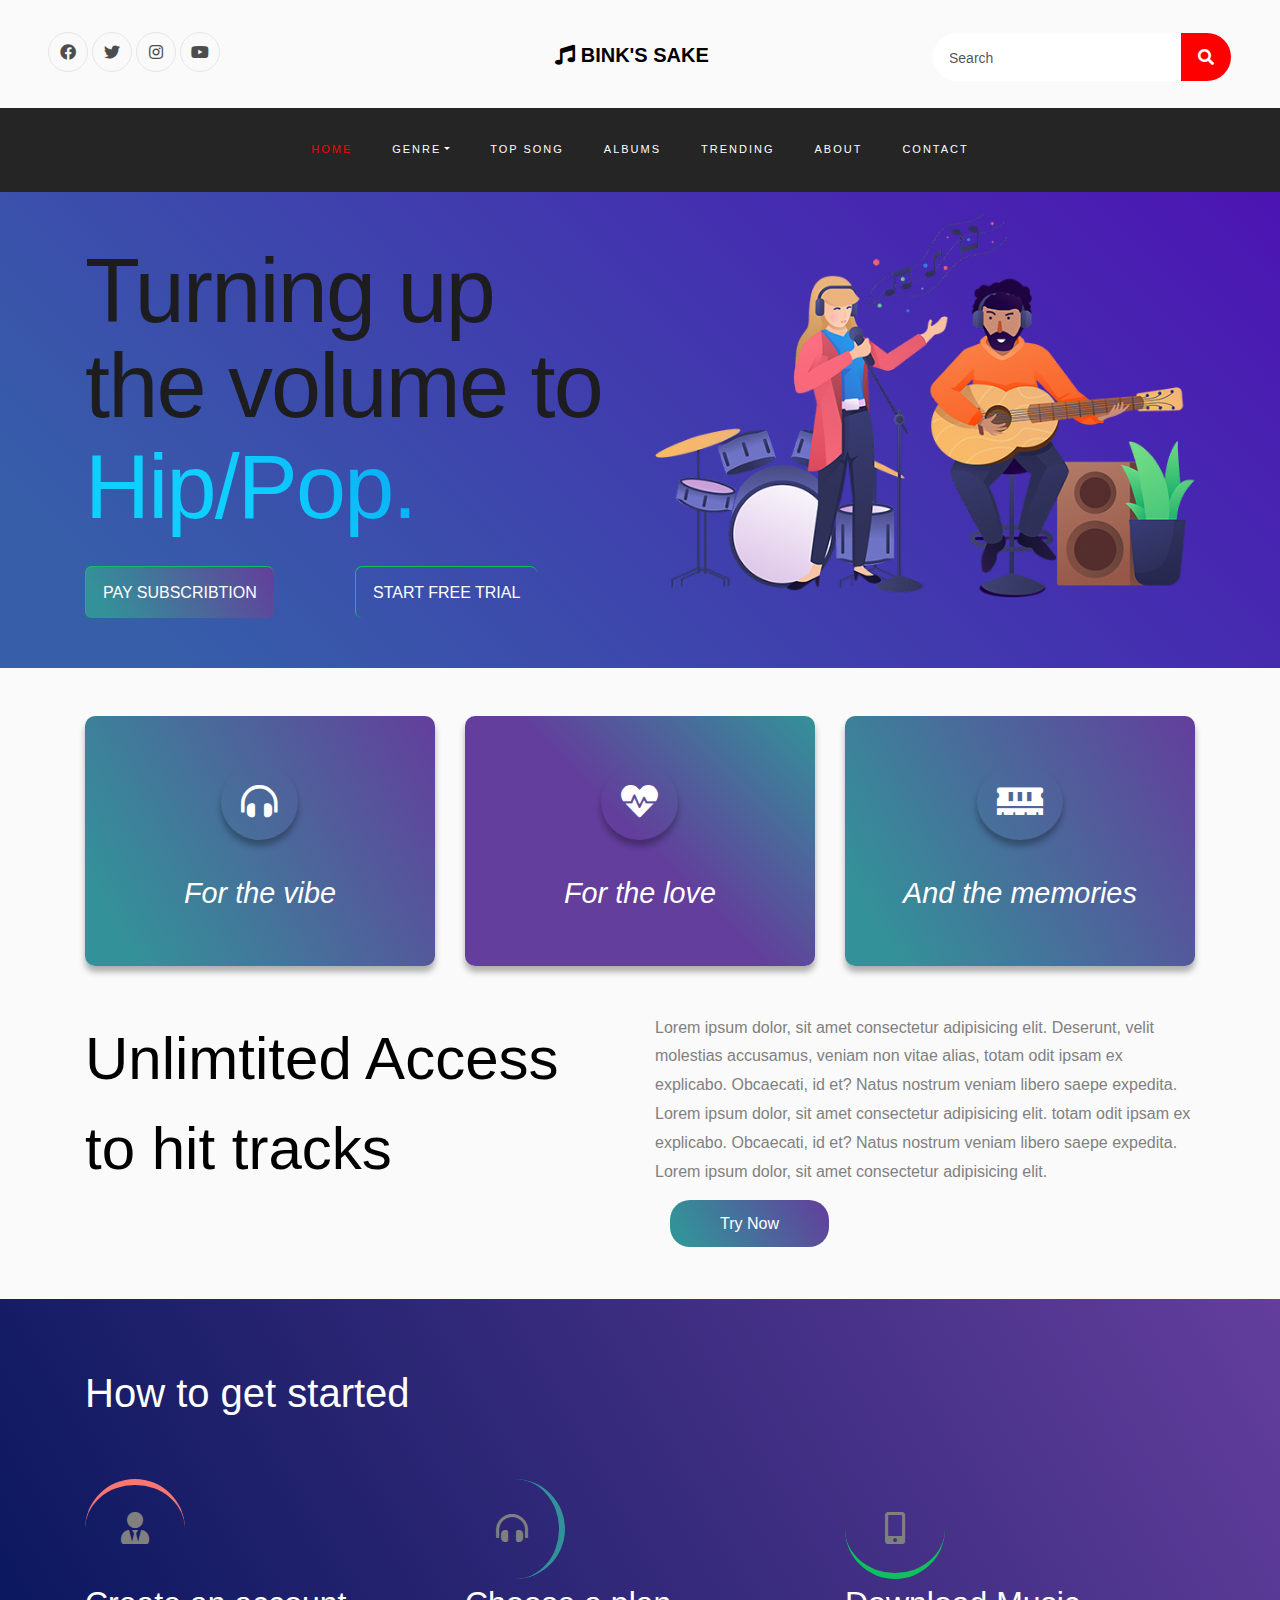
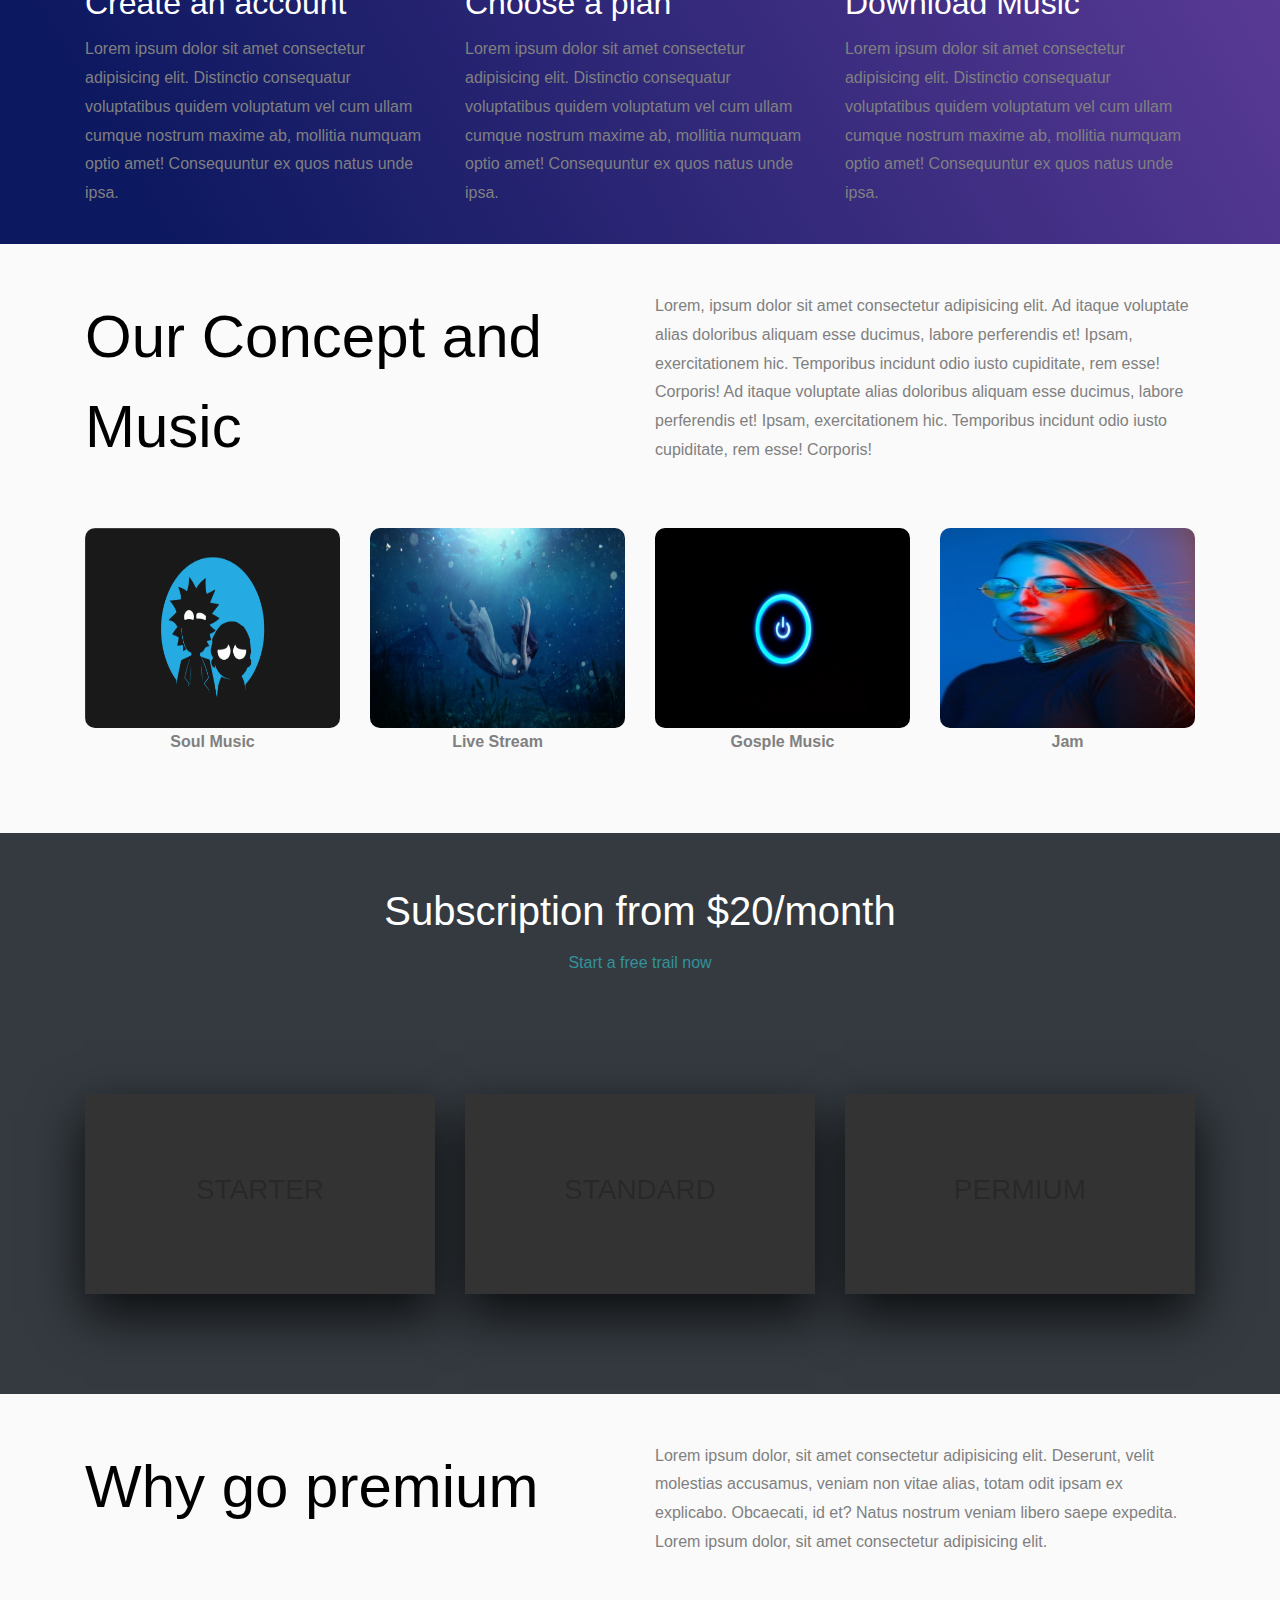
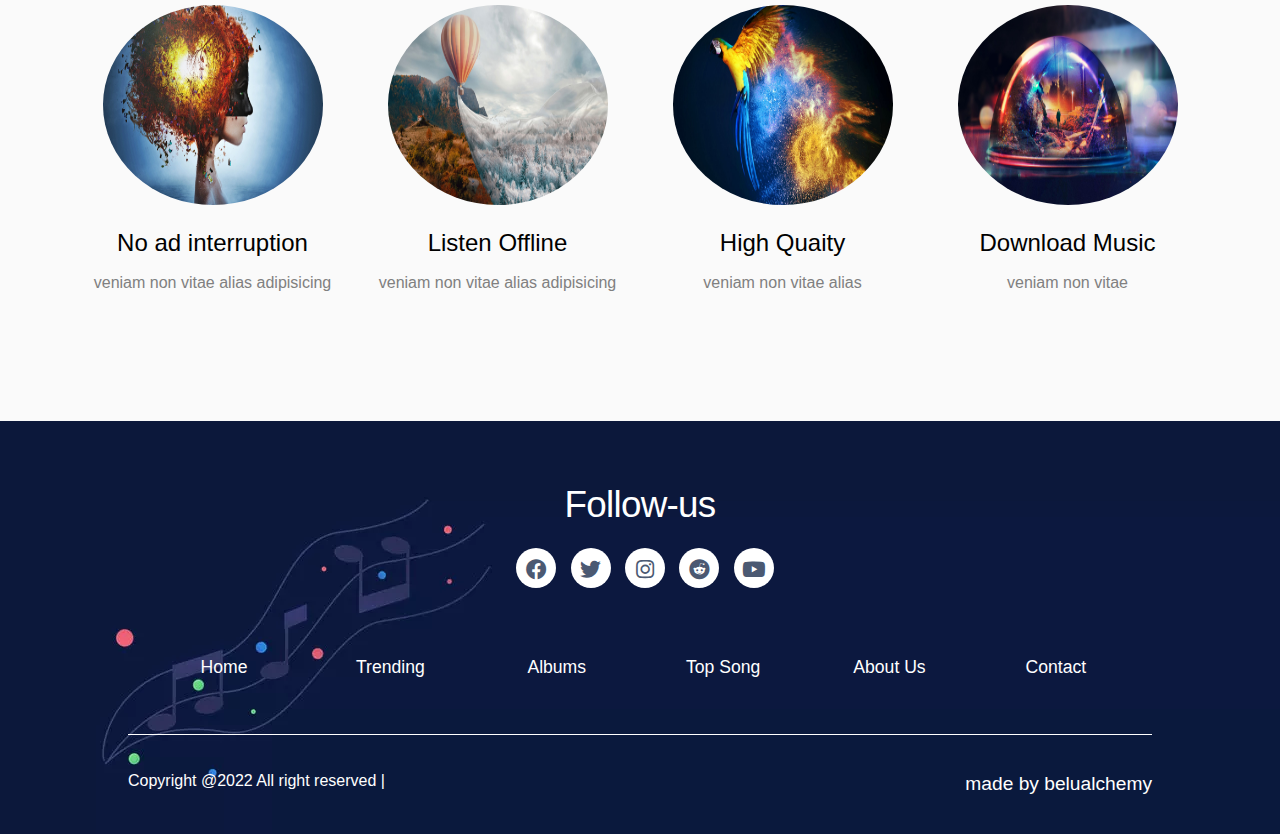
<file: index.html>
<!doctype html>
<html lang="en">

<head>
    <title>Bink's Sake</title>
    <meta charset="utf-8">
    <meta name="viewport" content="width=device-width, initial-scale=1, shrink-to-fit=no">

    <link href='https://fonts.googleapis.com/css?family=Roboto:400,100,300,700' rel='stylesheet' type='text/css'>

    <link rel="stylesheet" href="https://stackpath.bootstrapcdn.com/font-awesome/4.7.0/css/font-awesome.min.css">
    <link rel="stylesheet" href="./css/all.css">
    <link rel="stylesheet" href="./css/bootstrap.css">
    <link rel="stylesheet" href="./css/codes.css">
    <link rel="stylesheet" href="./css/slider.css">
    <link rel="stylesheet" href="./css/styles.css">
    <script src="./js/slider.js" defer></script>

</head>

<body>
    <section class="ftco-section">
        <!-- <div class="container">
            <div class="row justify-content-center">
                <div class="col-md-6 text-center mb-5">
                    <h2 class="heading-section">Website menu #07</h2>
                </div>
            </div>
        </div> -->

        <div class="container-fluid px-md-5">
            <div class="row justify-content-between">
                <div class="col-md-8 order-md-last">
                    <div class="row">
                        <div class="col-md-6 text-center">
                            <a class="navbar-brand" href="index.html"><i class="fas fa-music"></i> Bink's Sake</a>
                        </div>
                        <div class="col-md-6 d-md-flex justify-content-end mb-md-0 mb-3">
                            <form action="#" class="searchform order-lg-last">
                                <div class="form-group d-flex">
                                    <input type="text" class="form-control pl-3" placeholder="Search">
                                    <button type="submit" placeholder="" class="form-control search"><span class="fa fa-search"></span></button>
                                </div>
                            </form>
                        </div>
                    </div>
                </div>
                <div class="col-md-4 d-flex">
                    <div class="social-media">
                        <p class="mb-0 d-flex">
                            <a href="#" class="d-flex align-items-center justify-content-center"><span class="fab fa-facebook"><i class="sr-only">Facebook</i></span></a>
                            <a href="#" class="d-flex align-items-center justify-content-center"><span class="fab fa-twitter"><i class="sr-only">Twitter</i></span></a>
                            <a href="#" class="d-flex align-items-center justify-content-center"><span class="fab fa-instagram"><i class="sr-only">Instagram</i></span></a>
                            <a href="#" class="d-flex align-items-center justify-content-center"><span class="fab fa-youtube"><i class="sr-only">Dribbble</i></span></a>
                        </p>
                    </div>
                </div>
            </div>
        </div>
        <nav class="navbar navbar-expand-lg navbar-dark ftco_navbar bg-dark ftco-navbar-light" id="ftco-navbar">
            <div class="container-fluid">

                <button class="navbar-toggler" type="button" data-toggle="collapse" data-target="#ftco-nav" aria-controls="ftco-nav" aria-expanded="false" aria-label="Toggle navigation">
	        <span class="fa fa-bars"></span> Menu
	      </button>
                <div class="collapse navbar-collapse" id="ftco-nav">
                    <ul class="navbar-nav m-auto">
                        <li class="nav-item active"><a href="./index.html" class="nav-link">Home</a></li>
                        <li class="nav-item dropdown">
                            <a class="nav-link dropdown-toggle" href="#" id="dropdown04" data-toggle="dropdown" aria-haspopup="true" aria-expanded="false">Genre</a>
                            <div class="dropdown-menu" aria-labelledby="dropdown04">
                                <a class="dropdown-item" href="#">HIP/POP</a>
                                <a class="dropdown-item" href="#">AFRO</a>
                                <a class="dropdown-item" href="#">RAP</a>
                                <a class="dropdown-item" href="#">ANIME</a>
                            </div>
                        </li>
                        <li class="nav-item"><a href="./topsong.html" class="nav-link">Top Song</a></li>
                        <li class="nav-item"><a href="./album.html" class="nav-link">Albums</a></li>
                        <li class="nav-item"><a href="#" class="nav-link">Trending</a></li>
                        <li class="nav-item"><a href="./about.html" class="nav-link">About</a></li>
                        <li class="nav-item"><a href="./contact.html" class="nav-link">Contact</a></li>
                    </ul>
                </div>
            </div>
        </nav>
        <!-- END nav -->

    </section>

    <!--/*============================================= = SLIDER = =============================================*/--->

    <div class="container-fluid slider">
        <div class="container ">
            <div class="row justify-items-center">
                <div class="col-lg-6 col-md-12">
                    <h2>
                        Turning up the volume to
                        <div class="mask">
                            <article data-show>Hip/Pop.</article>
                            <article>Rap.</article>
                            <article>Story telling.</article>
                            <article>and Love.</article>
                        </div>
                    </h2>
                    <div class="row sl-btn">
                        <div class="col-lg-6"><a href="" class="slider-btn"> PAY SUBSCRIBTION</a></div>
                        <div class="col-lg-6 sts "><a href="" class="slider-btn">START FREE TRIAL</a></div>



                    </div>


                </div>
                <div class="col-lg-6 ">
                    <img src="./images/slider.webp" alt="">
                </div>
            </div>

        </div>
    </div>

    <!----/*===== End of SLIDER ======*/----->



    <!---- /*============================================= = top-REASON = =============================================*/----->

    <div class="container pt-5 reason">
        <div class="row">
            <div class="col-lg-4 col-md-4">
                <div class="top">
                    <i class="fas fa-headphones-alt"></i>
                    <h4>For the vibe</h4>
                </div>

            </div>
            <div class="col-lg-4 col-md-4">
                <div class="top2">
                    <i class="fas fa-heartbeat"></i>
                    <h4>For the love</h4>
                </div>
            </div>

            <div class="col-lg-4 col-md-4">
                <div class="top">
                    <i class="fas fa-memory"></i>
                    <h4>And the memories</h4>
                </div>
            </div>

        </div>
        <div class="row pt-5">
            <div class="col-lg-6">
                <h1>Unlimtited Access to hit tracks</h1>
            </div>
            <div class="col-lg-6">
                <span>
                    Lorem ipsum dolor, sit amet consectetur adipisicing elit. 
                    Deserunt, velit molestias accusamus, veniam non vitae alias, 
                    totam odit ipsam ex explicabo. Obcaecati, id et? Natus nostrum veniam libero saepe expedita.
                    Lorem ipsum dolor, sit amet consectetur adipisicing elit. 
                    totam odit ipsam ex explicabo. Obcaecati, id et? Natus nostrum veniam libero saepe expedita.
                    Lorem ipsum dolor, sit amet consectetur adipisicing elit. 
                        
                </span>
                <div class="col-lg-6 pt-4">
                    <a href="" class="slider-btn">Try Now</a>
                </div>

            </div>
        </div>

    </div>

    <!---- /*===== End of top REASON ======*/----->



    <!---------------------------------------HOW TO START------------------------->
    <div class="container-fluid get-started ">
        <div class="container ">
            <div class="row">
                <div class="col-lg-12">
                    <h1>How to get started</h1>
                </div>

                <div class="col-lg-4 pt-5">
                    <div class="house-icon">
                        <i class="fas fa-user-tie"></i>
                    </div>
                    <h4>Create an account</h5>
                        <p>Lorem ipsum dolor sit amet consectetur adipisicing elit. Distinctio consequatur voluptatibus quidem voluptatum vel cum ullam cumque nostrum maxime ab, mollitia numquam optio amet! Consequuntur ex quos natus unde ipsa.
                        </p>

                </div>

                <div class="col-lg-4 pt-5">
                    <div class="house-icon2">
                        <i class="fas fa-headphones-alt"></i>
                    </div>
                    <h4>Choose a plan</h4>
                    <p>Lorem ipsum dolor sit amet consectetur adipisicing elit. Distinctio consequatur voluptatibus quidem voluptatum vel cum ullam cumque nostrum maxime ab, mollitia numquam optio amet! Consequuntur ex quos natus unde ipsa.
                    </p>

                </div>
                <div class="col-lg-4 pt-5">
                    <div class="house-icon3">
                        <i class="fas fa-mobile-alt"></i>
                    </div>
                    <h4>Download Music</h4>
                    <p>Lorem ipsum dolor sit amet consectetur adipisicing elit. Distinctio consequatur voluptatibus quidem voluptatum vel cum ullam cumque nostrum maxime ab, mollitia numquam optio amet! Consequuntur ex quos natus unde ipsa.
                    </p>

                </div>
            </div>
        </div>

    </div>

    <!---------------------------------------END OF HOW TO START------------------------->



    <!--------------------------CONCEPT------------------------>

    <div class="container pt-5 concept">
        <div class="row">
            <div class="col-lg-6">
                <h1>Our Concept and Music</h1>
            </div>
            <div class="col-lg-6">
                Lorem, ipsum dolor sit amet consectetur adipisicing elit. Ad itaque voluptate alias doloribus aliquam esse ducimus, labore perferendis et! Ipsam, exercitationem hic. Temporibus incidunt odio iusto cupiditate, rem esse! Corporis! Ad itaque voluptate alias
                doloribus aliquam esse ducimus, labore perferendis et! Ipsam, exercitationem hic. Temporibus incidunt odio iusto cupiditate, rem esse! Corporis!
            </div>
        </div>
        <div class="row pt-5 text-xl-center">
            <div class="col-lg-3 col-md-6">
                <div class="concept-img">
                    <img src="./images/rick-and-morty-pc-wallpaper_1481825.jpg" alt="">
                </div>
                <p>Soul Music</p>
            </div>
            <div class="col-lg-3 col-md-6">
                <div class="concept-img">
                    <img src="./images/girl_underwater_dream_4k-1600x900.jpg" alt="">
                </div>

                <p>Live Stream</p>
            </div>
            <div class="col-lg-3 col-md-6">
                <div class="concept-img">
                    <img src="./images/unnamed.jpg" alt="">
                </div>

                <p>Gosple Music</p>
            </div>
            <div class="col-lg-3 col-md-6">
                <div class="concept-img">
                    <img src="./images/about-01.jpg" alt="">
                </div>
                <p>Jam</p>
            </div>
        </div>
    </div>
    <!------------------------------END OF CONCEPT--------------------------->


    <!----------SUBSCIBTION-------------------->
    <div class="conatiner-fluid bg-dark">
        <div class="container">
            <div class="row text-sm-center">
                <div class="col-lg-12  pt-5">
                    <h1 class="text-white">Subscription from $20/month</h1>
                </div>
                <div class="col-lg-12">
                    <p style=" color:  #339299;"> Start a free trail now</p>
                </div>
            </div>

            <div class="row">
                <div class="col-lg-4 col-md-4 sub">
                    <div class="face face1">
                        <div class="content">

                            <h3>STARTER</h3>
                        </div>
                    </div>
                    <div class="face face2">
                        <div class="content">
                            <p>Lorem ipsum dolor sit amet consectetur adipisicing elit. Assumenda, tenetur deserunt minima laboriosam perferendis voluptas quia optio velit!</p>
                            <a href="">Try now</a>
                        </div>
                    </div>
                </div>
                <div class=" col-lg-4 col-md-4 sub">
                    <div class="face face1">
                        <div class="content">

                            <h3>STANDARD</h3>
                        </div>
                    </div>
                    <div class="face face2">
                        <div class="content">
                            <p>Lorem ipsum dolor sit amet consectetur adipisicing elit. Assumenda, tenetur deserunt minima laboriosam perferendis voluptas quia optio velit!</p>
                            <a href="">Try now</a>
                        </div>
                    </div>
                </div>
                <div class=" col-lg-4 col-md-4 sub">
                    <div class="face face1">
                        <div class="content">

                            <h3>PERMIUM</h3>
                        </div>
                    </div>
                    <div class="face face2">
                        <div class="content">
                            <p>Lorem ipsum dolor sit amet consectetur adipisicing elit. Assumenda, tenetur deserunt minima laboriosam perferendis voluptas quia optio velit!</p>
                            <a href="">Try now</a>
                        </div>
                    </div>
                </div>
            </div>

        </div>
    </div>

    <!------------END OF SUBCRIBTION------------>



    <!---- /*============================================= = REASON = =============================================*/----->

    <div class="container pt-5 reason">
        <div class="row">
            <div class="col-lg-6 col-sm-12">
                <h1>Why go premium</h1>
            </div>
            <div class="col-lg-6">
                <span>
                    Lorem ipsum dolor, sit amet consectetur adipisicing elit. 
                    Deserunt, velit molestias accusamus, veniam non vitae alias, 
                    totam odit ipsam ex explicabo. Obcaecati, id et? Natus nostrum veniam libero saepe expedita.
                    Lorem ipsum dolor, sit amet consectetur adipisicing elit. 
                
                </span>
            </div>
        </div>
        <div class="row pt-5">
            <div class="col-lg-3 col-md-6">
                <div class="reason-list">
                    <div class="reason__list">
                        <img src="./images/girly_mind_4k_8k-1600x900.jpg" alt="">
                    </div>
                    <h4>No ad interruption</h4>
                    <p>veniam non vitae alias adipisicing </p>
                </div>
            </div>

            <div class="col-lg-3 col-md-6">
                <div class="reason-list">
                    <div class="reason__list">
                        <img src="./images/hot_air_balloon_fantasy_4k-1600x900.jpg" alt="">
                    </div>
                    <h4>Listen Offline</h4>
                    <p>veniam non vitae alias adipisicing </p>
                </div>
            </div>

            <div class="col-lg-3 col-md-6">
                <div class="reason-list">
                    <div class="reason__list">
                        <img src="./images/macaw-1600x900.jpg" alt="">
                    </div>
                    <h4>High Quaity</h4>
                    <p>veniam non vitae alias </p>
                </div>
            </div>

            <div class="col-lg-3 col-md-6">
                <div class="reason-list">
                    <div class="reason__list">
                        <img src="./images/memories_2-1600x900.jpg" alt="">
                    </div>
                    <h4>Download Music</h4>
                    <p>veniam non vitae </p>
                </div>
            </div>
        </div>
    </div>

    <footer style="background-image: url(./images/how.webp);">
        <div class="follow " data-aos-delay="200 ">
            <h2>Follow-us</h2>
            <i class="fab fa-facebook " data-animate="fadeInUp"></i>
            <i class="fab fa-twitter " data-animate="fadeInUp"></i>
            <i class="fab fa-instagram "></i>
            <i class="fab fa-reddit "></i>
            <i class="fab fa-youtube "></i>

        </div>
        <div class="footer-main ">
            <div class="footer-link ">
                <div class="footer-links ">
                    <a href="./index.html ">Home</a>
                </div>
                <div class="footer-links ">
                    <a href="">Trending</a>

                </div>
                <div class="footer-links ">
                    <a href="./album.html ">Albums</a>
                </div>
                <div class="footer-links ">
                    <a href="./topsong.html">Top Song</a>
                </div>

                <div class="footer-links ">
                    <a href="./about.html">About Us</a>
                </div>
                <div class="footer-links ">
                    <a href="./contact.html">Contact</a>
                </div>
            </div>
            <div class="right ">

                <div> Copyright @2022 All right reserved |</div>
                <div>
                    <a href="https://belualchemy.netlify.app/" target="_black ">made by belualchemy</a>
                </div>



            </div>
            <div style="height: 20px; "></div>
        </div>





        </div>
    </footer>

    <!---- /*===== End of REASON ======*/----->




    <script src="js/jquery.min.js"></script>
    <script src="js/popper.js"></script>
    <script src="js/bootstrap.min.js"></script>
    <script src="js/main.js"></script>

</body>

</html>
</file>
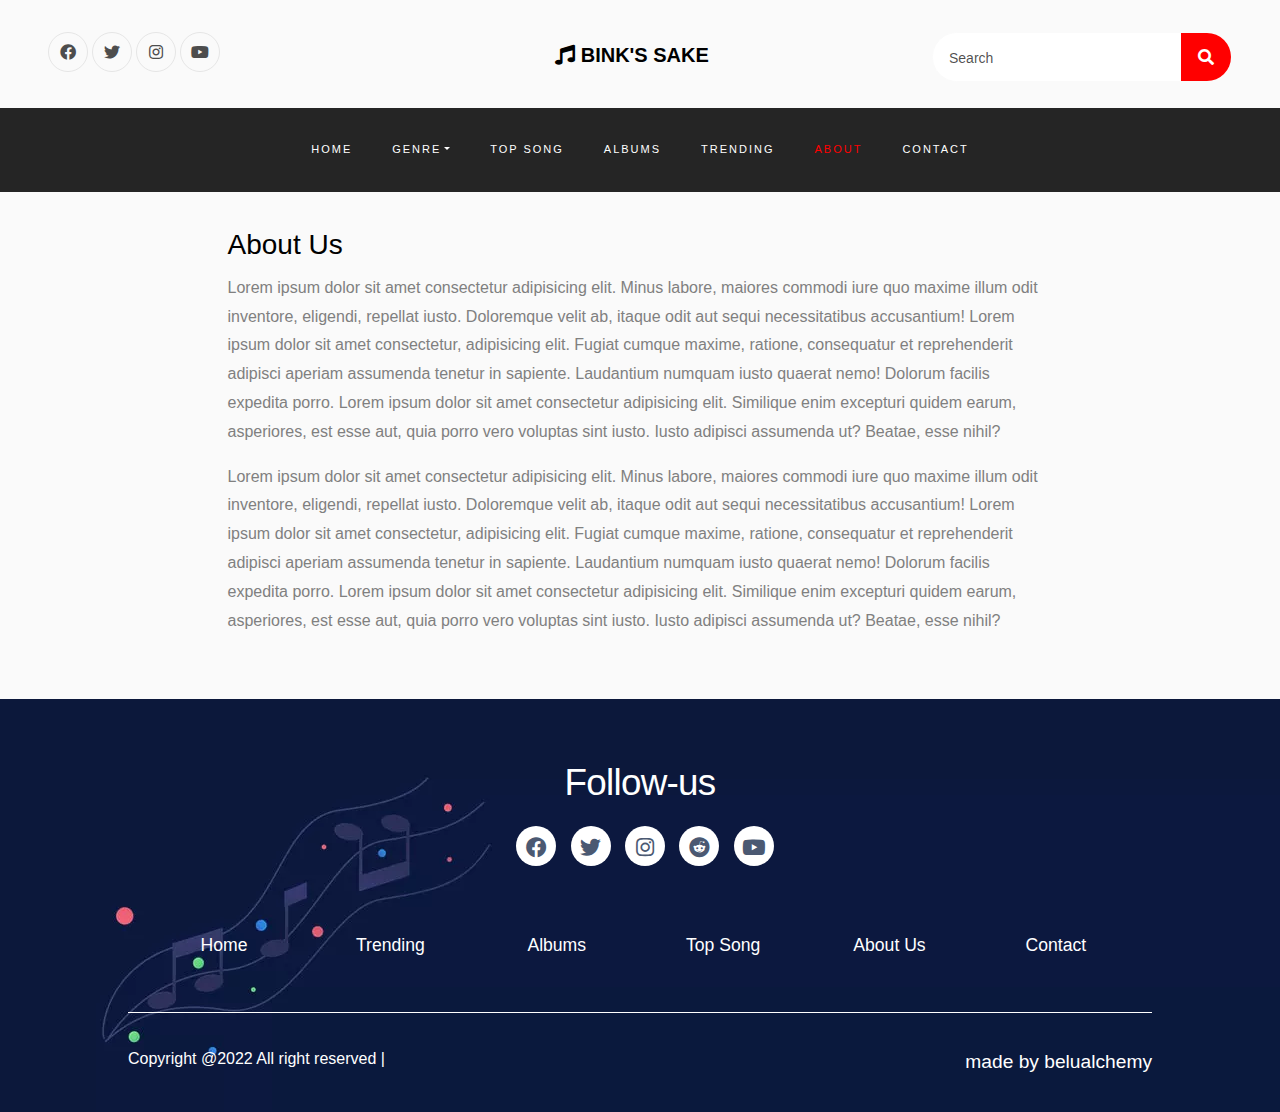
<file: about.html>
<!doctype html>
<html lang="en">

<head>
    <title>Bink's Sake</title>
    <meta charset="utf-8">
    <meta name="viewport" content="width=device-width, initial-scale=1, shrink-to-fit=no">

    <link href='https://fonts.googleapis.com/css?family=Roboto:400,100,300,700' rel='stylesheet' type='text/css'>

    <link rel="stylesheet" href="https://stackpath.bootstrapcdn.com/font-awesome/4.7.0/css/font-awesome.min.css">
    <link rel="stylesheet" href="./css/all.css">
    <link rel="stylesheet" href="./css/bootstrap.css">
    <link rel="stylesheet" href="./css/codes.css">
    <link rel="stylesheet" href="./css/slider.css">
    <link rel="stylesheet" href="./css/styles.css">
    <link rel="stylesheet" href="./css/music.css">
    <script src="./js/slider.js" defer></script>

</head>

<body>
    <section class="ftco-section">
        <!-- <div class="container">
            <div class="row justify-content-center">
                <div class="col-md-6 text-center mb-5">
                    <h2 class="heading-section">Website menu #07</h2>
                </div>
            </div>
        </div> -->

        <div class="container-fluid px-md-5">
            <div class="row justify-content-between">
                <div class="col-md-8 order-md-last">
                    <div class="row">
                        <div class="col-md-6 text-center">
                            <a class="navbar-brand" href="index.html"><i class="fas fa-music"></i> Bink's Sake</a>
                        </div>
                        <div class="col-md-6 d-md-flex justify-content-end mb-md-0 mb-3">
                            <form action="#" class="searchform order-lg-last">
                                <div class="form-group d-flex">
                                    <input type="text" class="form-control pl-3" placeholder="Search">
                                    <button type="submit" placeholder="" class="form-control search"><span class="fa fa-search"></span></button>
                                </div>
                            </form>
                        </div>
                    </div>
                </div>
                <div class="col-md-4 d-flex">
                    <div class="social-media">
                        <p class="mb-0 d-flex">
                            <a href="#" class="d-flex align-items-center justify-content-center"><span class="fab fa-facebook"><i class="sr-only">Facebook</i></span></a>
                            <a href="#" class="d-flex align-items-center justify-content-center"><span class="fab fa-twitter"><i class="sr-only">Twitter</i></span></a>
                            <a href="#" class="d-flex align-items-center justify-content-center"><span class="fab fa-instagram"><i class="sr-only">Instagram</i></span></a>
                            <a href="#" class="d-flex align-items-center justify-content-center"><span class="fab fa-youtube"><i class="sr-only">Dribbble</i></span></a>
                        </p>
                    </div>
                </div>
            </div>
        </div>
        <nav class="navbar navbar-expand-lg navbar-dark ftco_navbar bg-dark ftco-navbar-light" id="ftco-navbar">
            <div class="container-fluid">

                <button class="navbar-toggler" type="button" data-toggle="collapse" data-target="#ftco-nav" aria-controls="ftco-nav" aria-expanded="false" aria-label="Toggle navigation">
	        <span class="fa fa-bars"></span> Menu
	      </button>
                <div class="collapse navbar-collapse" id="ftco-nav">
                    <ul class="navbar-nav m-auto">
                        <li class="nav-item"><a href="./index.html" class="nav-link">Home</a></li>
                        <li class="nav-item dropdown">
                            <a class="nav-link dropdown-toggle" href="#" id="dropdown04" data-toggle="dropdown" aria-haspopup="true" aria-expanded="false">Genre</a>
                            <div class="dropdown-menu" aria-labelledby="dropdown04">
                                <a class="dropdown-item" href="#">HIP/POP</a>
                                <a class="dropdown-item" href="#">AFRO</a>
                                <a class="dropdown-item" href="#">RAP</a>
                                <a class="dropdown-item" href="#">ANIME</a>
                            </div>
                        </li>
                        <li class="nav-item "><a href="./topsong.html" class="nav-link">Top Song</a></li>
                        <li class="nav-item"><a href="./album.html" class="nav-link">Albums</a></li>
                        <li class="nav-item"><a href="#" class="nav-link">Trending</a></li>
                        <li class="nav-item active"><a href="./about.html" class="nav-link">About</a></li>
                        <li class="nav-item"><a href="./contact.html" class="nav-link">Contact</a></li>
                    </ul>
                </div>
            </div>
        </nav>
        <!-- END nav -->

    </section>
    <div class="container">
        <div class="row justify-content-center">
            <div class="col-lg-9">
                <h3>About Us</h3>
            </div>
            <div class="col-lg-9">
                <p>Lorem ipsum dolor sit amet consectetur adipisicing elit. Minus labore, maiores commodi iure quo maxime illum odit inventore, eligendi, repellat iusto. Doloremque velit ab, itaque odit aut sequi necessitatibus accusantium! Lorem ipsum dolor
                    sit amet consectetur, adipisicing elit. Fugiat cumque maxime, ratione, consequatur et reprehenderit adipisci aperiam assumenda tenetur in sapiente. Laudantium numquam iusto quaerat nemo! Dolorum facilis expedita porro. Lorem ipsum
                    dolor sit amet consectetur adipisicing elit. Similique enim excepturi quidem earum, asperiores, est esse aut, quia porro vero voluptas sint iusto. Iusto adipisci assumenda ut? Beatae, esse nihil?
                </p>

                <p>Lorem ipsum dolor sit amet consectetur adipisicing elit. Minus labore, maiores commodi iure quo maxime illum odit inventore, eligendi, repellat iusto. Doloremque velit ab, itaque odit aut sequi necessitatibus accusantium! Lorem ipsum dolor
                    sit amet consectetur, adipisicing elit. Fugiat cumque maxime, ratione, consequatur et reprehenderit adipisci aperiam assumenda tenetur in sapiente. Laudantium numquam iusto quaerat nemo! Dolorum facilis expedita porro. Lorem ipsum
                    dolor sit amet consectetur adipisicing elit. Similique enim excepturi quidem earum, asperiores, est esse aut, quia porro vero voluptas sint iusto. Iusto adipisci assumenda ut? Beatae, esse nihil?
                </p>
            </div>
        </div>

    </div>
    <footer style="background-image: url(./images/how.webp); ">
        <div class="follow " data-aos-delay="200 ">
            <h2>Follow-us</h2>
            <i class="fab fa-facebook " data-animate="fadeInUp "></i>
            <i class="fab fa-twitter " data-animate="fadeInUp "></i>
            <i class="fab fa-instagram "></i>
            <i class="fab fa-reddit "></i>
            <i class="fab fa-youtube "></i>

        </div>
        <div class="footer-main ">
            <div class="footer-link ">
                <div class="footer-links ">
                    <a href="./index.html ">Home</a>
                </div>
                <div class="footer-links ">
                    <a href=" ">Trending</a>

                </div>
                <div class="footer-links ">
                    <a href="./album.html ">Albums</a>
                </div>
                <div class="footer-links ">
                    <a href="./topsong.html ">Top Song</a>
                </div>

                <div class="footer-links ">
                    <a href="./about.html ">About Us</a>
                </div>
                <div class="footer-links ">
                    <a href="./contact.html ">Contact</a>
                </div>
            </div>
            <div class="right ">

                <div> Copyright @2022 All right reserved |</div>
                <div>
                    <a href="https://belualchemy.netlify.app/ " target="_black ">made by belualchemy</a>
                </div>



            </div>
            <div style="height: 20px; "></div>
        </div>





        </div>
    </footer>

    <!---- /*===== End of REASON ======*/----->




    <script src="js/jquery.min.js "></script>
    <script src="js/popper.js "></script>
    <script src="js/bootstrap.min.js "></script>
    <script src="js/main.js "></script>


</body>

</html>
</file>
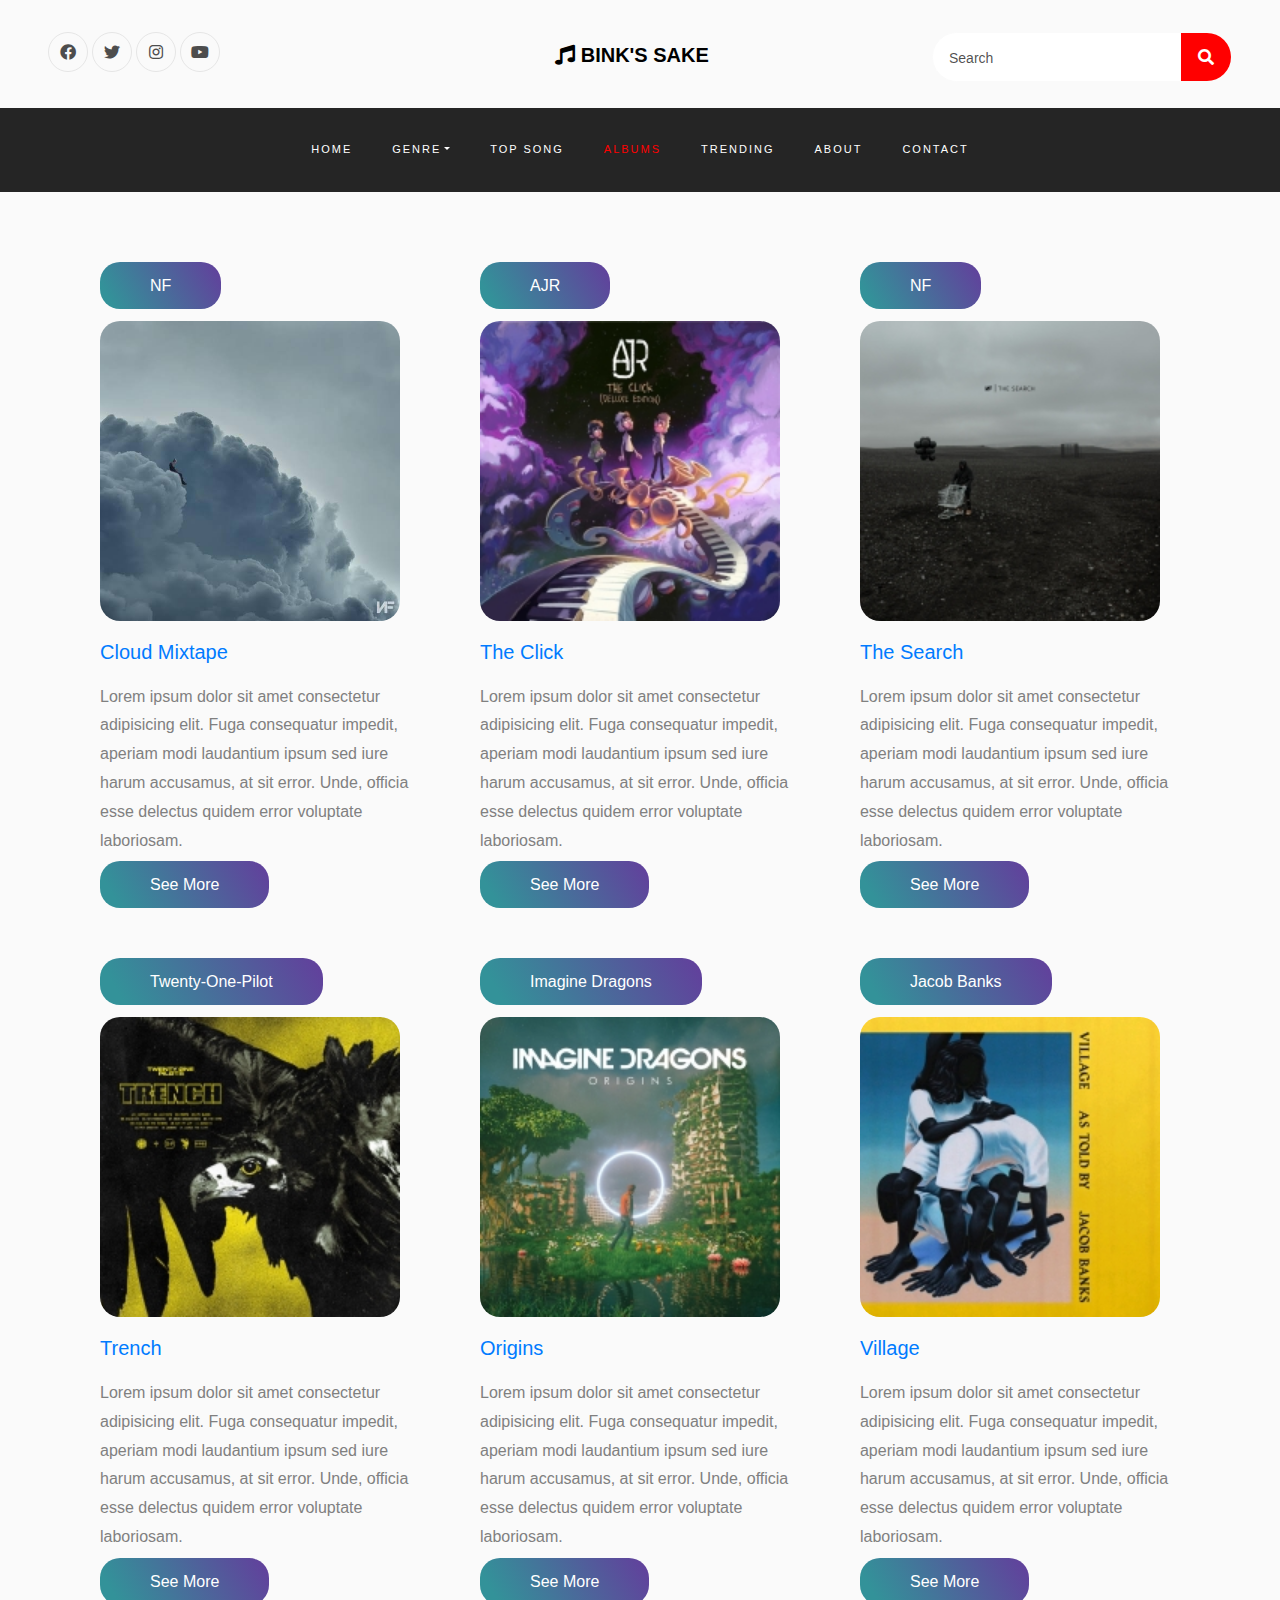
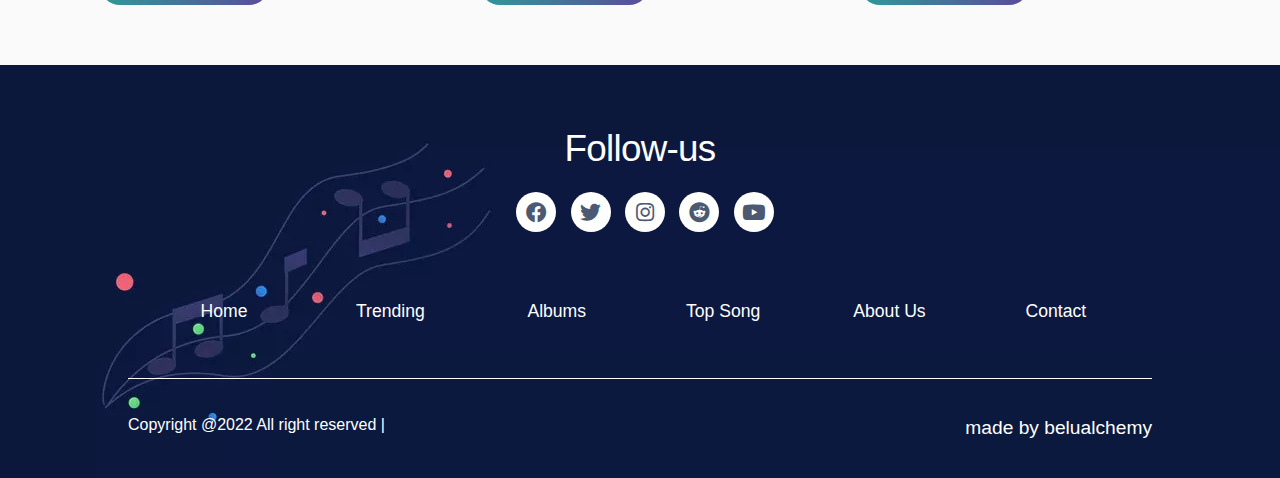
<file: album.html>
<!doctype html>
<html lang="en">

<head>
    <title>Bink's Sake</title>
    <meta charset="utf-8">
    <meta name="viewport" content="width=device-width, initial-scale=1, shrink-to-fit=no">

    <link href='https://fonts.googleapis.com/css?family=Roboto:400,100,300,700' rel='stylesheet' type='text/css'>

    <link rel="stylesheet" href="https://stackpath.bootstrapcdn.com/font-awesome/4.7.0/css/font-awesome.min.css">
    <link rel="stylesheet" href="./css/all.css">
    <link rel="stylesheet" href="./css/bootstrap.css">
    <link rel="stylesheet" href="./css/codes.css">
    <link rel="stylesheet" href="./css/slider.css">
    <link rel="stylesheet" href="./css/styles.css">
    <link rel="stylesheet" href="./css/music.css">
    <script src="./js/slider.js" defer></script>

</head>

<body>
    <section class="ftco-section">
        <!-- <div class="container">
            <div class="row justify-content-center">
                <div class="col-md-6 text-center mb-5">
                    <h2 class="heading-section">Website menu #07</h2>
                </div>
            </div>
        </div> -->

        <div class="container-fluid px-md-5">
            <div class="row justify-content-between">
                <div class="col-md-8 order-md-last">
                    <div class="row">
                        <div class="col-md-6 text-center">
                            <a class="navbar-brand" href="index.html"><i class="fas fa-music"></i> Bink's Sake</a>
                        </div>
                        <div class="col-md-6 d-md-flex justify-content-end mb-md-0 mb-3">
                            <form action="#" class="searchform order-lg-last">
                                <div class="form-group d-flex">
                                    <input type="text" class="form-control pl-3" placeholder="Search">
                                    <button type="submit" placeholder="" class="form-control search"><span class="fa fa-search"></span></button>
                                </div>
                            </form>
                        </div>
                    </div>
                </div>
                <div class="col-md-4 d-flex">
                    <div class="social-media">
                        <p class="mb-0 d-flex">
                            <a href="#" class="d-flex align-items-center justify-content-center"><span class="fab fa-facebook"><i class="sr-only">Facebook</i></span></a>
                            <a href="#" class="d-flex align-items-center justify-content-center"><span class="fab fa-twitter"><i class="sr-only">Twitter</i></span></a>
                            <a href="#" class="d-flex align-items-center justify-content-center"><span class="fab fa-instagram"><i class="sr-only">Instagram</i></span></a>
                            <a href="#" class="d-flex align-items-center justify-content-center"><span class="fab fa-youtube"><i class="sr-only">Dribbble</i></span></a>
                        </p>
                    </div>
                </div>
            </div>
        </div>
        <nav class="navbar navbar-expand-lg navbar-dark ftco_navbar bg-dark ftco-navbar-light" id="ftco-navbar">
            <div class="container-fluid">

                <button class="navbar-toggler" type="button" data-toggle="collapse" data-target="#ftco-nav" aria-controls="ftco-nav" aria-expanded="false" aria-label="Toggle navigation">
	        <span class="fa fa-bars"></span> Menu
	      </button>
                <div class="collapse navbar-collapse" id="ftco-nav">
                    <ul class="navbar-nav m-auto">
                        <li class="nav-item"><a href="./index.html" class="nav-link">Home</a></li>
                        <li class="nav-item dropdown">
                            <a class="nav-link dropdown-toggle" href="#" id="dropdown04" data-toggle="dropdown" aria-haspopup="true" aria-expanded="false">Genre</a>
                            <div class="dropdown-menu" aria-labelledby="dropdown04">
                                <a class="dropdown-item" href="#">HIP/POP</a>
                                <a class="dropdown-item" href="#">AFRO</a>
                                <a class="dropdown-item" href="#">RAP</a>
                                <a class="dropdown-item" href="#">ANIME</a>
                            </div>
                        </li>
                        <li class="nav-item "><a href="./topsong.html" class="nav-link">Top Song</a></li>
                        <li class="nav-item active"><a href="./album.html" class="nav-link">Albums</a></li>
                        <li class="nav-item"><a href="#" class="nav-link">Trending</a></li>
                        <li class="nav-item"><a href="./about.html" class="nav-link">About</a></li>
                        <li class="nav-item"><a href="./contact.html" class="nav-link">Contact</a></li>
                    </ul>
                </div>
            </div>
        </nav>
        <!-- END nav -->

    </section>
    <div class="container">
        <div class="row main-album">
            <div class="col-lg-4 col-md-6 pt-5">
                <div class="col-lg-12 col-md-12">
                    <div class="album ">
                        <a href="" class="slider-btn">NF</a>
                    </div>

                </div>
                <div class="col-lg-12 col-md-12 ">
                    <div class="album-cover">
                        <img src="./images/topsongimage/Story.jpg" alt="">
                    </div>
                    <p>
                        <a href="">
                            <h5>Cloud Mixtape</h5>
                        </a>

                    </p>

                </div>

                <div class="col-lg-12 col-md-12">
                    <p>Lorem ipsum dolor sit amet consectetur adipisicing elit. Fuga consequatur impedit, aperiam modi laudantium ipsum sed iure harum accusamus, at sit error. Unde, officia esse delectus quidem error voluptate laboriosam.
                    </p>

                    <div class="album">
                        <a href="" class="slider-btn">See More</a>
                    </div>
                </div>
            </div>

            <div class="col-lg-4 col-md-6 pt-5 ">
                <div class="col-lg-12 col-md-12">
                    <div class="album ">
                        <a href="" class="slider-btn">AJR</a>
                    </div>

                </div>
                <div class="col-lg-12 col-md-12 ">
                    <div class="album-cover">
                        <img src="./images/topsongimage/AJR-CLICK.jpg" alt="">
                    </div>
                    <p>
                        <a href="">
                            <h5>The Click</h5>
                        </a>

                    </p>

                </div>

                <div class="col-lg-12 col-md-12">
                    <p>Lorem ipsum dolor sit amet consectetur adipisicing elit. Fuga consequatur impedit, aperiam modi laudantium ipsum sed iure harum accusamus, at sit error. Unde, officia esse delectus quidem error voluptate laboriosam.
                    </p>

                    <div class="album">
                        <a href="" class="slider-btn">See More</a>
                    </div>
                </div>
            </div>
            <div class="col-lg-4 col-md-6 pt-5">
                <div class="col-lg-12 col-md-12">
                    <div class="album ">
                        <a href="" class="slider-btn">NF</a>
                    </div>

                </div>
                <div class="col-lg-12 col-md-12 ">
                    <div class="album-cover">
                        <img src="./images/topsongimage/the search.jpg" alt="">
                    </div>
                    <p>
                        <a href="">
                            <h5>The Search</h5>
                        </a>

                    </p>

                </div>

                <div class="col-lg-12 col-md-12">
                    <p>Lorem ipsum dolor sit amet consectetur adipisicing elit. Fuga consequatur impedit, aperiam modi laudantium ipsum sed iure harum accusamus, at sit error. Unde, officia esse delectus quidem error voluptate laboriosam.
                    </p>

                    <div class="album">
                        <a href="" class="slider-btn">See More</a>
                    </div>
                </div>
            </div>

            <div class="col-lg-4 col-md-6 pt-5">
                <div class="col-lg-12 col-md-12">
                    <div class="album ">
                        <a href="" class="slider-btn">Twenty-One-Pilot</a>
                    </div>

                </div>
                <div class="col-lg-12 col-md-12 ">
                    <div class="album-cover">
                        <img src="./images/topsongimage/trench.jpg" alt="">
                    </div>
                    <p>
                        <a href="">
                            <h5>Trench</h5>
                        </a>

                    </p>

                </div>

                <div class="col-lg-12 col-md-12">
                    <p>Lorem ipsum dolor sit amet consectetur adipisicing elit. Fuga consequatur impedit, aperiam modi laudantium ipsum sed iure harum accusamus, at sit error. Unde, officia esse delectus quidem error voluptate laboriosam.
                    </p>

                    <div class="album">
                        <a href="" class="slider-btn">See More</a>
                    </div>
                </div>
            </div>

            <div class="col-lg-4 col-md-6 pt-5">
                <div class="col-lg-12 col-md-12">
                    <div class="album ">
                        <a href="" class="slider-btn">Imagine Dragons</a>
                    </div>

                </div>
                <div class="col-lg-12 col-md-12 ">
                    <div class="album-cover">
                        <img src="./images/topsongimage/original.jpg" alt="">
                    </div>
                    <p>
                        <a href="">
                            <h5>Origins</h5>
                        </a>

                    </p>

                </div>

                <div class="col-lg-12 col-md-12">
                    <p>Lorem ipsum dolor sit amet consectetur adipisicing elit. Fuga consequatur impedit, aperiam modi laudantium ipsum sed iure harum accusamus, at sit error. Unde, officia esse delectus quidem error voluptate laboriosam.
                    </p>

                    <div class="album">
                        <a href="" class="slider-btn">See More</a>
                    </div>
                </div>
            </div>

            <div class="col-lg-4 col-md-6 pt-5">
                <div class="col-lg-12 col-md-12">
                    <div class="album ">
                        <a href="" class="slider-btn">Jacob Banks</a>
                    </div>

                </div>
                <div class="col-lg-12 col-md-12 ">
                    <div class="album-cover">
                        <img src="./images/topsongimage/jacob.jpg" alt="">
                    </div>
                    <p>
                        <a href="">
                            <h5>Village</h5>
                        </a>

                    </p>

                </div>

                <div class="col-lg-12 col-md-12">
                    <p>Lorem ipsum dolor sit amet consectetur adipisicing elit. Fuga consequatur impedit, aperiam modi laudantium ipsum sed iure harum accusamus, at sit error. Unde, officia esse delectus quidem error voluptate laboriosam.
                    </p>

                    <div class="album">
                        <a href="" class="slider-btn">See More</a>
                    </div>
                </div>
            </div>
        </div>
    </div>

    <footer style="background-image: url(./images/how.webp); ">
        <div class="follow " data-aos-delay="200 ">
            <h2>Follow-us</h2>
            <i class="fab fa-facebook " data-animate="fadeInUp "></i>
            <i class="fab fa-twitter " data-animate="fadeInUp "></i>
            <i class="fab fa-instagram "></i>
            <i class="fab fa-reddit "></i>
            <i class="fab fa-youtube "></i>

        </div>
        <div class="footer-main ">
            <div class="footer-link ">
                <div class="footer-links ">
                    <a href="./index.html ">Home</a>
                </div>
                <div class="footer-links ">
                    <a href=" ">Trending</a>

                </div>
                <div class="footer-links ">
                    <a href="./album.html ">Albums</a>
                </div>
                <div class="footer-links ">
                    <a href="./topsong.html ">Top Song</a>
                </div>

                <div class="footer-links ">
                    <a href="./about.html ">About Us</a>
                </div>
                <div class="footer-links ">
                    <a href="./contact.html ">Contact</a>
                </div>
            </div>
            <div class="right ">

                <div> Copyright @2022 All right reserved |</div>
                <div>
                    <a href="https://belualchemy.netlify.app/ " target="_black ">made by belualchemy</a>
                </div>



            </div>
            <div style="height: 20px; "></div>
        </div>





        </div>
    </footer>

    <!---- /*===== End of REASON ======*/----->




    <script src="js/jquery.min.js "></script>
    <script src="js/popper.js "></script>
    <script src="js/bootstrap.min.js "></script>
    <script src="js/main.js "></script>


</body>

</html>
</file>
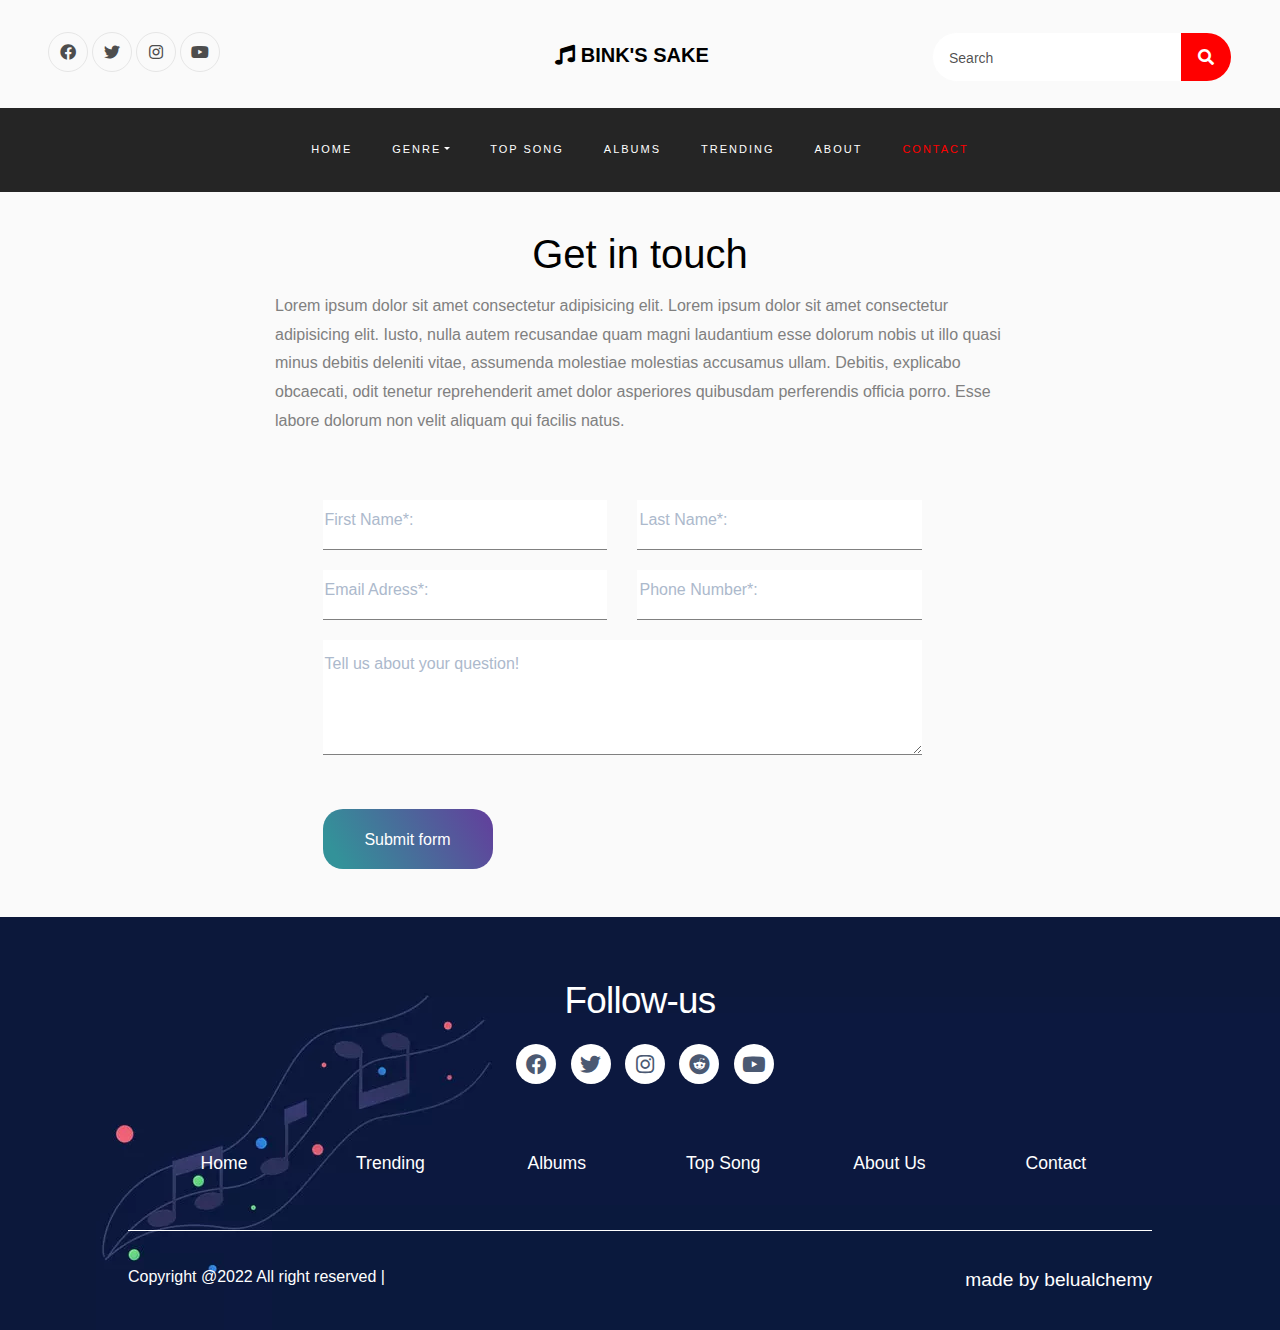
<file: contact.html>
<!doctype html>
<html lang="en">

<head>
    <title>Website menu 07</title>
    <meta charset="utf-8">
    <meta name="viewport" content="width=device-width, initial-scale=1, shrink-to-fit=no">

    <link href='https://fonts.googleapis.com/css?family=Roboto:400,100,300,700' rel='stylesheet' type='text/css'>

    <link rel="stylesheet" href="https://stackpath.bootstrapcdn.com/font-awesome/4.7.0/css/font-awesome.min.css">
    <link rel="stylesheet" href="./css/all.css">
    <link rel="stylesheet" href="./css/bootstrap.css">
    <link rel="stylesheet" href="./css/codes.css">
    <link rel="stylesheet" href="./css/slider.css">
    <link rel="stylesheet" href="./css/styles.css">
    <script src="./js/slider.js" defer></script>

</head>

<body>
    <section class="ftco-section">
        <!-- <div class="container">
            <div class="row justify-content-center">
                <div class="col-md-6 text-center mb-5">
                    <h2 class="heading-section">Website menu #07</h2>
                </div>
            </div>
        </div> -->

        <div class="container-fluid px-md-5">
            <div class="row justify-content-between">
                <div class="col-md-8 order-md-last">
                    <div class="row">
                        <div class="col-md-6 text-center">
                            <a class="navbar-brand" href="index.html"><i class="fas fa-music"></i> Bink's Sake</a>
                        </div>
                        <div class="col-md-6 d-md-flex justify-content-end mb-md-0 mb-3">
                            <form action="#" class="searchform order-lg-last">
                                <div class="form-group d-flex">
                                    <input type="text" class="form-control pl-3" placeholder="Search">
                                    <button type="submit" placeholder="" class="form-control search"><span class="fa fa-search"></span></button>
                                </div>
                            </form>
                        </div>
                    </div>
                </div>
                <div class="col-md-4 d-flex">
                    <div class="social-media">
                        <p class="mb-0 d-flex">
                            <a href="#" class="d-flex align-items-center justify-content-center"><span class="fab fa-facebook"><i class="sr-only">Facebook</i></span></a>
                            <a href="#" class="d-flex align-items-center justify-content-center"><span class="fab fa-twitter"><i class="sr-only">Twitter</i></span></a>
                            <a href="#" class="d-flex align-items-center justify-content-center"><span class="fab fa-instagram"><i class="sr-only">Instagram</i></span></a>
                            <a href="#" class="d-flex align-items-center justify-content-center"><span class="fab fa-youtube"><i class="sr-only">Dribbble</i></span></a>
                        </p>
                    </div>
                </div>
            </div>
        </div>
        <nav class="navbar navbar-expand-lg navbar-dark ftco_navbar bg-dark ftco-navbar-light" id="ftco-navbar">
            <div class="container-fluid">

                <button class="navbar-toggler" type="button" data-toggle="collapse" data-target="#ftco-nav" aria-controls="ftco-nav" aria-expanded="false" aria-label="Toggle navigation">
	        <span class="fa fa-bars"></span> Menu
	      </button>
                <div class="collapse navbar-collapse" id="ftco-nav">
                    <ul class="navbar-nav m-auto">
                        <li class="nav-item"><a href="./index.html" class="nav-link">Home</a></li>
                        <li class="nav-item dropdown">
                            <a class="nav-link dropdown-toggle" href="#" id="dropdown04" data-toggle="dropdown" aria-haspopup="true" aria-expanded="false">Genre</a>
                            <div class="dropdown-menu" aria-labelledby="dropdown04">
                                <a class="dropdown-item" href="#">HIP/POP</a>
                                <a class="dropdown-item" href="#">AFRO</a>
                                <a class="dropdown-item" href="#">RAP</a>
                                <a class="dropdown-item" href="#">ANIME</a>
                            </div>
                        </li>
                        <li class="nav-item"><a href="./topsong.html" class="nav-link">Top Song</a></li>
                        <li class="nav-item"><a href="./album.html" class="nav-link">Albums</a></li>
                        <li class="nav-item"><a href="#" class="nav-link">Trending</a></li>
                        <li class="nav-item"><a href="./about.html" class="nav-link">About</a></li>
                        <li class="nav-item active"><a href="./contact.html" class="nav-link">Contact</a></li>
                    </ul>
                </div>
            </div>
        </nav>
        <!-- END nav -->

    </section>
    <div class="container">
        <div class="row justify-content-center contact-page">
            <div class="col-lg-12 text-center">
                <h1>Get in touch</h1>
            </div>

            <div class="col-lg-8">
                <p>Lorem ipsum dolor sit amet consectetur adipisicing elit. Lorem ipsum dolor sit amet consectetur adipisicing elit. Iusto, nulla autem recusandae quam magni laudantium esse dolorum nobis ut illo quasi minus debitis deleniti vitae, assumenda
                    molestiae molestias accusamus ullam. Debitis, explicabo obcaecati, odit tenetur reprehenderit amet dolor asperiores quibusdam perferendis officia porro. Esse labore dolorum non velit aliquam qui facilis natus.
                </p>
            </div>

            <div class="col-lg-7 pt-5">
                <form class="contact-form">
                    <div class="row justify-content-center">
                        <div class="col-md-6">
                            <div class="form-group">
                                <input class="check-form" type="text" placeholder="First Name*:">
                                <span><i class="ti-check"></i></span>
                            </div>
                        </div>
                        <div class="col-md-6">
                            <div class="form-group">
                                <input class="check-form" type="text" placeholder="Last Name*:">
                                <span><i class="ti-check"></i></span>
                            </div>
                        </div>
                        <div class="col-md-6">
                            <div class="form-group">
                                <input class="check-form" type="text" placeholder="Email Adress*:">
                                <span><i class="ti-check"></i></span>
                            </div>
                        </div>
                        <div class="col-md-6">
                            <div class="form-group">
                                <input class="check-form" type="text" placeholder="Phone Number*:">
                                <span><i class="ti-check"></i></span>
                            </div>
                        </div>
                        <div class="col-md-12">
                            <div class="form-group">
                                <textarea placeholder="Tell us about your question!"></textarea>
                            </div>


                            <button class="slider-btn sb-gradients mt-4">Submit form</button>
                        </div>
                    </div>
                </form>
            </div>
        </div>

        <!-- Contact section -->

        <!-- Contact section end -->
    </div>

    <footer style="background-image: url(./images/how.webp);">
        <div class="follow " data-aos-delay="200 ">
            <h2>Follow-us</h2>
            <i class="fab fa-facebook " data-animate="fadeInUp"></i>
            <i class="fab fa-twitter " data-animate="fadeInUp"></i>
            <i class="fab fa-instagram "></i>
            <i class="fab fa-reddit "></i>
            <i class="fab fa-youtube "></i>

        </div>
        <div class="footer-main ">
            <div class="footer-link ">
                <div class="footer-links ">
                    <a href="./index.html ">Home</a>
                </div>
                <div class="footer-links ">
                    <a href="">Trending</a>

                </div>
                <div class="footer-links ">
                    <a href="./album.html ">Albums</a>
                </div>
                <div class="footer-links ">
                    <a href="./topsong.html">Top Song</a>
                </div>

                <div class="footer-links ">
                    <a href="./about.html">About Us</a>
                </div>
                <div class="footer-links ">
                    <a href="./contact.html ">Contact</a>
                </div>
            </div>
            <div class="right ">

                <div> Copyright @2022 All right reserved |</div>
                <div>
                    <a href="https://belualchemy.netlify.app/" target="_black ">made by belualchemy</a>
                </div>



            </div>
            <div style="height: 20px; "></div>
        </div>





        </div>
    </footer>

    <!---- /*===== End of REASON ======*/----->




    <script src="js/jquery.min.js"></script>
    <script src="js/popper.js"></script>
    <script src="js/bootstrap.min.js"></script>
    <script src="js/main.js"></script>

</body>

</html>
</file>
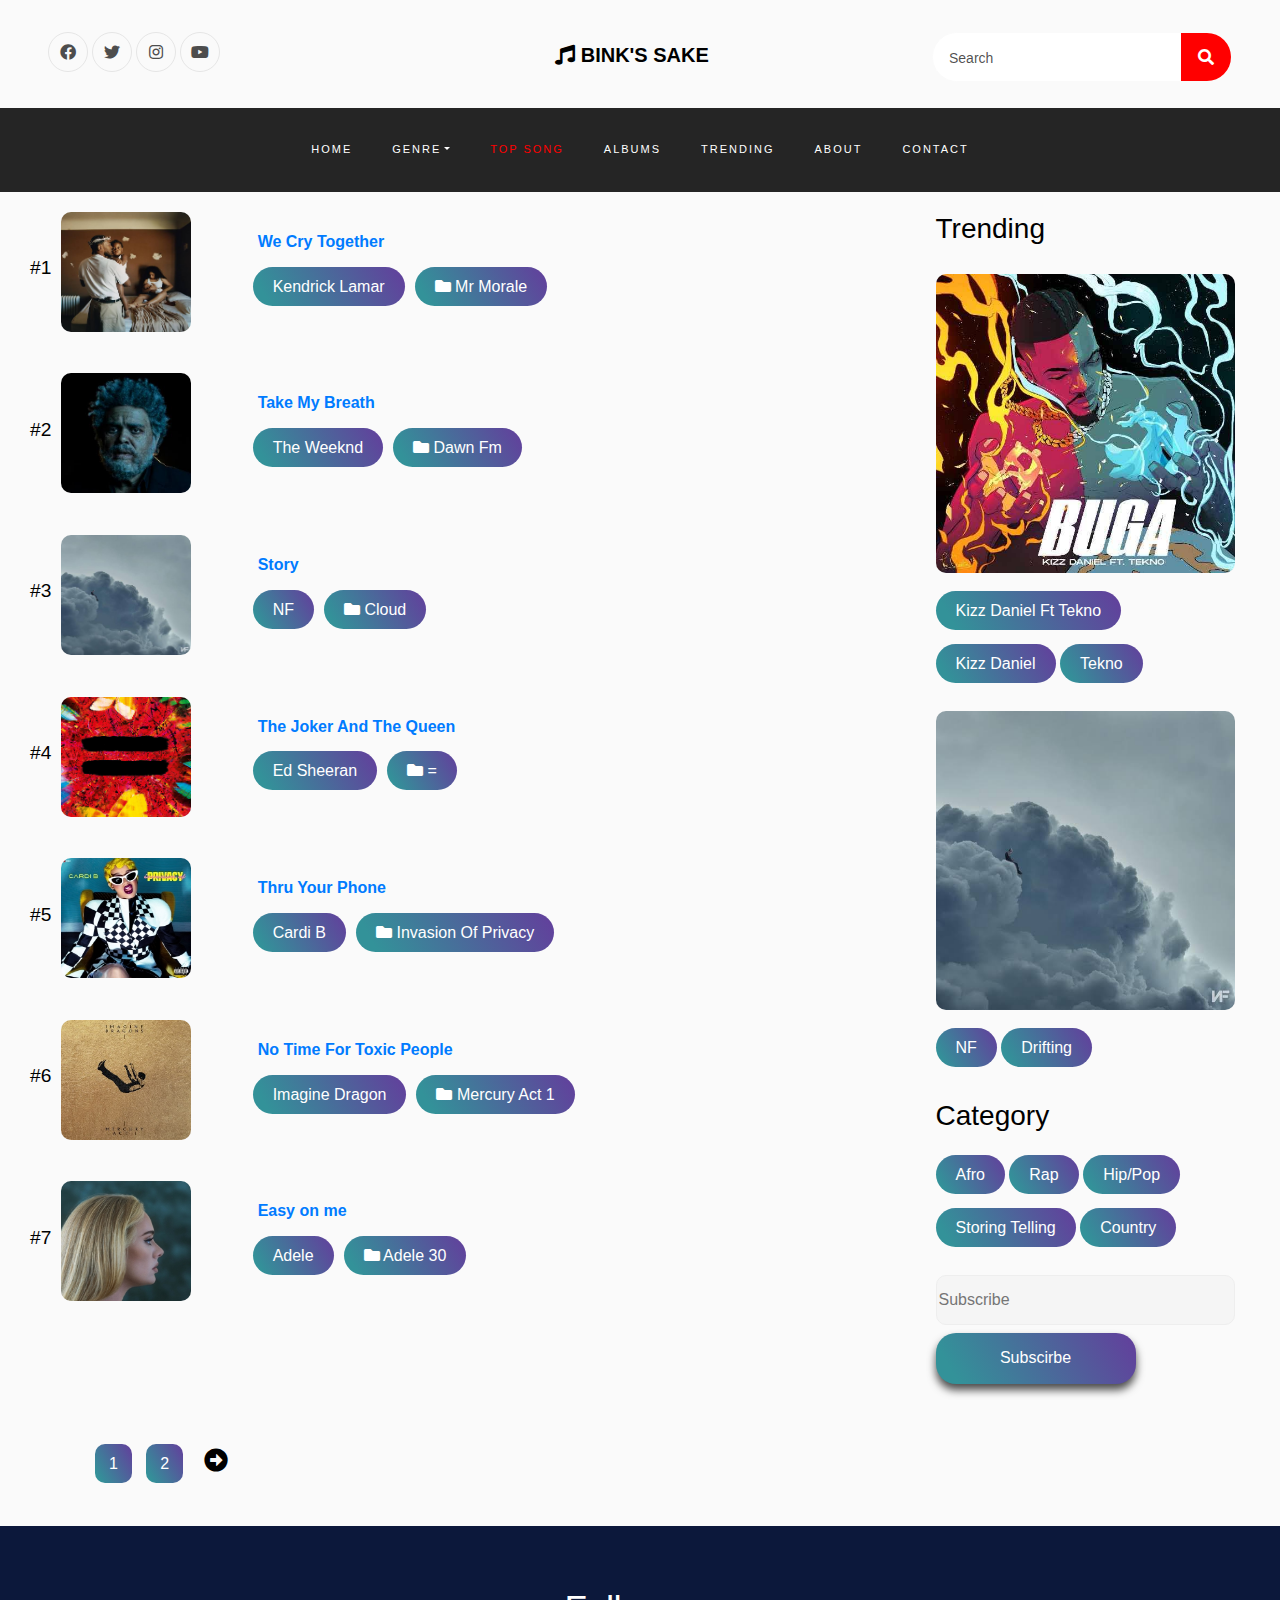
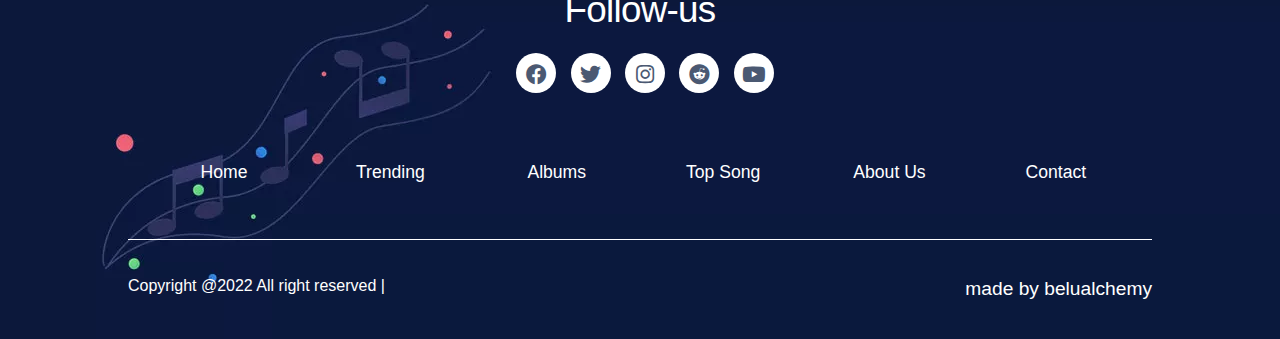
<file: topsong.html>
<!doctype html>
<html lang="en">

<head>
    <title>Bink's Sake</title>
    <meta charset="utf-8">
    <meta name="viewport" content="width=device-width, initial-scale=1, shrink-to-fit=no">

    <link href='https://fonts.googleapis.com/css?family=Roboto:400,100,300,700' rel='stylesheet' type='text/css'>

    <link rel="stylesheet" href="https://stackpath.bootstrapcdn.com/font-awesome/4.7.0/css/font-awesome.min.css">
    <link rel="stylesheet" href="./css/all.css">
    <link rel="stylesheet" href="./css/bootstrap.css">
    <link rel="stylesheet" href="./css/codes.css">
    <link rel="stylesheet" href="./css/slider.css">
    <link rel="stylesheet" href="./css/styles.css">
    <script src="./js/slider.js" defer></script>

</head>

<body>
    <section class="ftco-section">
        <!-- <div class="container">
            <div class="row justify-content-center">
                <div class="col-md-6 text-center mb-5">
                    <h2 class="heading-section">Website menu #07</h2>
                </div>
            </div>
        </div> -->

        <div class="container-fluid px-md-5">
            <div class="row justify-content-between">
                <div class="col-md-8 order-md-last">
                    <div class="row">
                        <div class="col-md-6 text-center">
                            <a class="navbar-brand" href="index.html"><i class="fas fa-music"></i> Bink's Sake</a>
                        </div>
                        <div class="col-md-6 d-md-flex justify-content-end mb-md-0 mb-3">
                            <form action="#" class="searchform order-lg-last">
                                <div class="form-group d-flex">
                                    <input type="text" class="form-control pl-3" placeholder="Search">
                                    <button type="submit" placeholder="" class="form-control search"><span class="fa fa-search"></span></button>
                                </div>
                            </form>
                        </div>
                    </div>
                </div>
                <div class="col-md-4 d-flex">
                    <div class="social-media">
                        <p class="mb-0 d-flex">
                            <a href="#" class="d-flex align-items-center justify-content-center"><span class="fab fa-facebook"><i class="sr-only">Facebook</i></span></a>
                            <a href="#" class="d-flex align-items-center justify-content-center"><span class="fab fa-twitter"><i class="sr-only">Twitter</i></span></a>
                            <a href="#" class="d-flex align-items-center justify-content-center"><span class="fab fa-instagram"><i class="sr-only">Instagram</i></span></a>
                            <a href="#" class="d-flex align-items-center justify-content-center"><span class="fab fa-youtube"><i class="sr-only">Dribbble</i></span></a>
                        </p>
                    </div>
                </div>
            </div>
        </div>
        <nav class="navbar navbar-expand-lg navbar-dark ftco_navbar bg-dark ftco-navbar-light" id="ftco-navbar">
            <div class="container-fluid">

                <button class="navbar-toggler" type="button" data-toggle="collapse" data-target="#ftco-nav" aria-controls="ftco-nav" aria-expanded="false" aria-label="Toggle navigation">
	        <span class="fa fa-bars"></span> Menu
	      </button>
                <div class="collapse navbar-collapse" id="ftco-nav">
                    <ul class="navbar-nav m-auto">
                        <li class="nav-item"><a href="./index.html" class="nav-link">Home</a></li>
                        <li class="nav-item dropdown">
                            <a class="nav-link dropdown-toggle" href="#" id="dropdown04" data-toggle="dropdown" aria-haspopup="true" aria-expanded="false">Genre</a>
                            <div class="dropdown-menu" aria-labelledby="dropdown04">
                                <a class="dropdown-item" href="#">HIP/POP</a>
                                <a class="dropdown-item" href="#">AFRO</a>
                                <a class="dropdown-item" href="#">RAP</a>
                                <a class="dropdown-item" href="#">ANIME</a>
                            </div>
                        </li>
                        <li class="nav-item active"><a href="./topsong.html" class="nav-link">Top Song</a></li>
                        <li class="nav-item"><a href="./album.html" class="nav-link">Albums</a></li>
                        <li class="nav-item"><a href="#" class="nav-link">Trending</a></li>
                        <li class="nav-item"><a href="./about.html" class="nav-link">About</a></li>
                        <li class="nav-item"><a href="./contact.html" class="nav-link">Contact</a></li>
                    </ul>
                </div>
            </div>
        </nav>
        <!-- END nav -->

    </section>
    <div class="container-fluid">
        <div class="main-topsong">
            <div class="topsong">
                <div class="row">
                    <div class="col-lg-12  song__">
                        <div class="col-lg-3 col-sm-3 col-md-3 topsong-img">
                            <div class="num">
                                <h3>#1</h3>
                            </div>
                            <div class="num-img">
                                <img src="./images/topsongimage/We Cry Together.jpg" alt="">
                            </div>
                        </div>
                        <div class="col-lg-6 col-sm-9 col-md-9 topsong-about">
                            <a href="./we cry together.html">
                                <p><strong>We Cry Together </strong></p>
                            </a>

                            <div class="ran col-lg-12">
                                <div class="song__link">
                                    <p>
                                        <a href="">Kendrick Lamar</a>
                                    </p>
                                </div>
                                <div class="song__link two">
                                    <p>
                                        <a href=""><i class="fa fa-folder"></i> Mr Morale</a>
                                    </p>
                                </div>
                            </div>
                        </div>
                    </div>
                </div>
                <div class="row ">
                    <div class="col-lg-12 song__">
                        <div class="col-lg-3 col-md-3 col-sm-3 topsong-img">
                            <div class="num">
                                <h3>#2</h3>
                            </div>
                            <div class="num-img">
                                <img src="./images/topsongimage/Take My Breath.jpg" alt="">
                            </div>
                        </div>
                        <div class="col-lg-6 col-md-9 col-sm-9 topsong-about">

                            <a href="./take my breath.html">
                                <p><strong>Take My Breath </strong></p>
                            </a>

                            <div class="ran col-lg-12">
                                <div class="song__link">
                                    <p>
                                        <a href="">The Weeknd</a>
                                    </p>
                                </div>
                                <div class="song__link">
                                    <p>
                                        <a href=""><i class="fa fa-folder"></i> Dawn Fm</a>
                                    </p>
                                </div>
                            </div>
                        </div>
                    </div>
                </div>
                <div class="row">
                    <div class="col-lg-12 song__">
                        <div class="col-lg-3 col-md-3 col-sm-3 topsong-img">
                            <div class="num">
                                <h3>#3</h3>
                            </div>
                            <div class="num-img">
                                <img src="./images/topsongimage/Story.jpg" alt="">
                            </div>
                        </div>
                        <div class="col-lg-6 col-md-9 col-sm-9 topsong-about">
                            <a href="./story.html">
                                <p><strong>Story </strong></p>
                            </a>


                            <div class="ran col-lg-12">
                                <div class="song__link">
                                    <p>
                                        <a href="">NF</a>
                                    </p>
                                </div>
                                <div class="song__link">
                                    <p>
                                        <a href=""><i class="fa fa-folder"></i> Cloud</a>
                                    </p>
                                </div>
                            </div>
                        </div>
                    </div>
                </div>
                <div class="row ">
                    <div class="col-lg-12 song__">
                        <div class="col-lg-3 col-sm-3 col-md-3 topsong-img">
                            <div class="num">
                                <h3>#4</h3>
                            </div>
                            <div class="num-img">
                                <img src="./images/topsongimage/The Joker And The Queen.jpg" alt="">
                            </div>
                        </div>
                        <div class="col-lg-9 col-sm-9 col-md-9 topsong-about">
                            <a href="./jokernandqthequeen.html">
                                <p><strong>The Joker And The Queen</strong></p>
                            </a>


                            <div class="ran col-lg-12">
                                <div class="song__link">
                                    <p>
                                        <a href="">Ed Sheeran</a>
                                    </p>
                                </div>
                                <div class="song__link">
                                    <p>
                                        <a href=""><i class="fa fa-folder"></i> =</a>
                                    </p>
                                </div>
                            </div>

                        </div>
                    </div>
                </div>
                <div class="row ">
                    <div class="col-lg-12 song__">
                        <div class="col-lg-3 col-sm-3 topsong-img">
                            <div class="num">
                                <h3>#5</h3>
                            </div>
                            <div class="num-img">
                                <img src="./images/topsongimage/Thru Your Phone.jpg" alt="">
                            </div>
                        </div>
                        <div class="col-lg-6 col-sm-9 topsong-about">
                            <a href="./thruyourphone.html">
                                <p><strong>Thru Your Phone </strong></p>
                            </a>

                            <div class="ran col-lg-12">
                                <div class="song__link">
                                    <p>
                                        <a href="">Cardi B</a>
                                    </p>
                                </div>
                                <div class="song__link one">
                                    <p>
                                        <a href=""><i class="fa fa-folder"></i> Invasion Of Privacy</a>
                                    </p>
                                </div>
                            </div>
                        </div>
                    </div>
                </div>
                <div class="row ">
                    <div class="col-lg-12 song__">
                        <div class="col-lg-3 col-md-3 col-sm-3 topsong-img">
                            <div class="num">
                                <h3>#6</h3>
                            </div>
                            <div class="num-img">
                                <img src="./images/topsongimage/No Time For Toxic People.jpg" alt="">
                            </div>
                        </div>
                        <div class="col-lg-9 col-md-9 col-sm-9  topsong-about">
                            <a href="./notimefortoxicpeople.html">
                                <p><strong>No Time For Toxic People </strong></p>
                            </a>

                            <div class="ran col-lg-12">
                                <div class="song__link">
                                    <p>
                                        <a href="">Imagine Dragon </a>
                                    </p>
                                </div>
                                <div class="song__link three">
                                    <p>
                                        <a href=""><i class="fa fa-folder"></i> Mercury Act 1</a>
                                    </p>
                                </div>
                            </div>
                        </div>
                    </div>
                </div>
                <div class="row ">
                    <div class="col-lg-12 song__">
                        <div class="col-lg-3 col-md-3  topsong-img">
                            <div class="num">
                                <h3>#7</h3>
                            </div>
                            <div class="num-img">
                                <img src="./images/topsongimage/Easy On Me.jpg" alt="">
                            </div>
                        </div>
                        <div class="col-lg-9 col-md-9 col-sm-9 topsong-about">
                            <a href="./easyonme.html">
                                <p><strong>Easy on me </strong></p>
                            </a>

                            <div class="ran col-lg-12">
                                <div class="song__link">
                                    <p>
                                        <a href="">Adele</a>
                                    </p>
                                </div>
                                <div class="song__link">
                                    <p>
                                        <a href=""><i class="fa fa-folder"></i> Adele 30</a>
                                    </p>
                                </div>
                            </div>
                        </div>
                    </div>
                </div>
            </div>

            <aside class="aside container ">
                <div class="container">
                    <div class="row">

                        <div class="col-lg-12">
                            <h3>Trending</h3>
                        </div>



                        <div class="col-lg-12 col-md-6">
                            <div class="topsong-trend">


                                <img src="./images/topsongimage/buga.jpeg" alt="">
                                <p> <a href="">Kizz Daniel Ft Tekno</a>
                                </p>
                                <p> <a href="">Kizz Daniel</a>
                                    <a href=""> Tekno</a>
                                </p>
                            </div>

                        </div>
                        <div class="col-lg-12 col-md-6">
                            <div class="topsong-trend">


                                <img src="./images/topsongimage/Story.jpg
                                " alt="">

                                <p> <a href="">NF</a>
                                    <a href=""> Drifting</a>
                                </p>
                            </div>

                        </div>
                        <div class="col-lg-12">
                            <div class="topsong-trend">

                                <h3>Category</h3>
                                <p> <a href="">Afro</a>
                                    <a href="">Rap</a>
                                    <a href="">Hip/Pop</a>
                                </p>
                                <p>
                                    <a href=""> Storing Telling</a>

                                    <a href="">Country</a>
                                </p>

                            </div>
                        </div>
                        <div class="col-lg-12 topsong-trend">
                            <form action="">
                                <input type="text" name="" id="" placeholder="Subscribe">

                            </form>
                        </div>
                        <div class="col-lg-12 sub pt-2 justify-content-center">
                            <button type="submit">Subscirbe</button>
                        </div>
                    </div>
                </div>
            </aside>

        </div>

    </div>
    </div>

    <div class="container">
        <div class="row pt-5">
            <div class="col-lg-6 page">

                <a href="">1</a> <a href="">2</a>
                <a href=""> <i class="fa fa-arrow-alt-circle-right"></i></a>

            </div>
        </div>
    </div>

    <footer style="background-image: url(./images/how.webp); ">
        <div class="follow " data-aos-delay="200 ">
            <h2>Follow-us</h2>
            <i class="fab fa-facebook " data-animate="fadeInUp "></i>
            <i class="fab fa-twitter " data-animate="fadeInUp "></i>
            <i class="fab fa-instagram "></i>
            <i class="fab fa-reddit "></i>
            <i class="fab fa-youtube "></i>

        </div>
        <div class="footer-main ">
            <div class="footer-link ">
                <div class="footer-links ">
                    <a href="./index.html ">Home</a>
                </div>
                <div class="footer-links ">
                    <a href=" ">Trending</a>

                </div>
                <div class="footer-links ">
                    <a href=" ./album.html">Albums</a>
                </div>
                <div class="footer-links ">
                    <a href="./topsong.html ">Top Song</a>
                </div>

                <div class="footer-links ">
                    <a href="./about.html ">About Us</a>
                </div>
                <div class="footer-links ">
                    <a href="./contact.html ">Contact</a>
                </div>
            </div>
            <div class="right ">

                <div> Copyright @2022 All right reserved |</div>
                <div>
                    <a href="https://belualchemy.netlify.app/ " target="_black ">made by belualchemy</a>
                </div>



            </div>
            <div style="height: 20px; "></div>
        </div>





        </div>
    </footer>

    <!---- /*===== End of REASON ======*/----->




    <script src="js/jquery.min.js "></script>
    <script src="js/popper.js "></script>
    <script src="js/bootstrap.min.js "></script>
    <script src="js/main.js "></script>

</body>

</html>
</file>
<file: css/slider.css>
:root {
    --offset: 6px;
}

h2 {
    width: 100%;
    font-size: 90px;
    font-family: Helvetica;
    line-height: 1.06;
    letter-spacing: -0.02em;
    color: #1d1d1f;
    padding-top: 2rem;
}

.mask {
    height: 106px;
    position: relative;
    overflow: hidden;
    margin-top: var(--offset);
}

.mask article {
    display: block;
    box-sizing: border-box;
    position: absolute;
    top: 100px;
    padding-bottom: var(--offset);
    background-size: 100% 100%;
    -webkit-background-clip: text;
    background-clip: text;
    -webkit-text-fill-color: transparent;
    background-repeat: no-repeat;
}

.mask article[data-show] {
    transform: translateY(-100%);
    transition: 0.5s transform ease-in-out;
}

.mask article[data-up] {
    transform: translateY(-200%);
    transition: 0.5s transform ease-in-out;
}

.mask article:nth-child(1) {
    background-image: linear-gradient(45deg, #0ecffe 50%, #07a6f1);
}

.mask article:nth-child(2) {
    background-image: linear-gradient(45deg, #18e198 50%, #0ec15d);
}

.mask article:nth-child(3) {
    background-image: linear-gradient(45deg, #8a7cfb 50%, #633e9c);
}

.mask article:nth-child(4) {
    background-image: linear-gradient(45deg, #fa7671 50%, #f45f7f);
}

.slider {
    margin-top: -1.99rem;
    padding: 20px;
    background-image: linear-gradient(45deg, #1b499ee0 10%, #4c14b3);
    padding-bottom: 60px;
}

.slider img {
    width: 100%;
}

.sl-btn {
    width: 100%;
    margin-top: 2rem;
    position: relative;
}

.slider-btn {
    width: 250px;
    height: 150px;
    padding: 17px;
    text-align: center;
    border-radius: 20px;
    color: white;
}

button.slider-btn {
    width: 170px;
    height: 60px;
    text-align: center;
    border-radius: 20px;
    color: white;
    background-image: linear-gradient(60deg, #339299 10%, #633e9c);
    border: none;
}

button.slider-btn:hover {
    background-image: linear-gradient(45deg, #633e9c 50%, #339299);
}

.sl-btn .col-lg-6:nth-child(1) a {
    background-image: linear-gradient(60deg, #339299 10%, #633e9c);
}

.slider a:nth-child(1) {
    border-radius: 7px;
    border: .7px groove #0ec15d;
    border-width: 1px 0 0 1px;
}

.slider a:nth-child(1):hover {
    border-width: 1px;
}

.slider a:nth-child(2):hover,
.slider a:nth-child(1):hover {
    background-image: linear-gradient(45deg, #633e9c 50%, #339299);
    color: white;
    transition: ease-in .3s;
    box-shadow: 6px 0px 16px 0px rgba(0, 0, 0, 0.3);
}

@media screen and (max-width:991px) {
    .slider img {
        display: none;
    }
    h2 {
        width: 100%;
        font-size: 90px;
        font-family: Helvetica;
        line-height: 1.06;
        letter-spacing: -0.02em;
        color: #1d1d1f;
        padding-top: 2rem;
    }
    .sl-btn .sts {
        margin-top: 2.3rem;
    }
}

@media screen and (max-width:690px) {
    h2,
    .mask {
        font-size: 70px;
    }
    .mask article {
        display: block;
        box-sizing: border-box;
        position: absolute;
        top: 92px;
        padding-bottom: 20px;
        background-size: 100% 100%;
        -webkit-background-clip: text;
        background-clip: text;
        -webkit-text-fill-color: transparent;
        background-repeat: no-repeat;
    }
    .mask {
        height: 100px;
        position: relative;
        overflow: hidden;
        margin-top: var(--offset);
    }
    .sl-btn .col-lg-6:nth-child(2) a {
        margin-top: 1rem;
    }
}

@media screen and (max-width:890px) {}
</file>
<file: css/styles.css>
/*----------  Header  ----------*/
    
    body {
        overflow-x: hidden !important;
    }
    
    .bg-primary {
        background: #ff0000 !important;
    }
    
    .ftco-section {
        padding: 2em 0;
    }
    
    .ftco-no-pt {
        padding-top: 0;
    }
    
    .ftco-no-pb {
        padding-bottom: 0;
    }
    
    .heading-section {
        font-size: 28px;
        color: #000;
    }
    
    .ftco-navbar-light {
        background: #252525 !important;
        z-index: 3;
        padding: 0;
    }
    
    @media (max-width: 991.98px) {
        .ftco-navbar-light {
            background: #000 !important;
            position:relative;
            top: 0;
            padding: 20px 15px !important;
        }
    }
    
    @media (max-width: 991.98px) {
        .ftco-navbar-light .navbar-nav {
            padding-bottom: 10px;
        }
    }
    
    .ftco-navbar-light .navbar-nav>.nav-item>.nav-link {
        font-size: 11px;
        padding-top: 1.5rem;
        padding-bottom: 1.5rem;
        padding-left: 20px;
        padding-right: 20px;
        font-weight: 500;
        color: #fff;
        text-transform: uppercase;
        letter-spacing: 2px;
        position: relative;
        opacity: 1 !important;
    }
    
    .ftco-navbar-light .navbar-nav>.nav-item>.nav-link:before {
        position: absolute;
        bottom: 0;
        left: 0;
        content: '';
        display: block;
        width: 0;
        height: 2px;
        background: #ff0000;
        -webkit-transition: 0.3s;
        -o-transition: 0.3s;
        transition: 0.3s;
    }
    
    @media (prefers-reduced-motion: reduce) {
        .ftco-navbar-light .navbar-nav>.nav-item>.nav-link:before {
            -webkit-transition: none;
            -o-transition: none;
            transition: none;
        }
    }
    
    .ftco-navbar-light .navbar-nav>.nav-item>.nav-link:hover {
        color: #ff0000;
    }
    
    .ftco-navbar-light .navbar-nav>.nav-item>.nav-link:hover:before {
        width: 100%;
    }
    
    @media (max-width: 991.98px) {
        .ftco-navbar-light .navbar-nav>.nav-item>.nav-link {
            padding-left: 0;
            padding-right: 0;
            padding-top: .7rem;
            padding-bottom: .7rem;
            color: rgba(255, 255, 255, 0.7);
        }
        .ftco-navbar-light .navbar-nav>.nav-item>.nav-link:hover {
            color: #fff;
        }
    }
    
    @media (max-width: 767.98px) {
        .ftco-navbar-light .navbar-nav>.nav-item>.nav-link {
            border-bottom: 1px solid rgba(255, 255, 255, 0.2);
        }
    }
    
    .ftco-navbar-light .navbar-nav>.nav-item .dropdown-menu {
        border: none;
        background: #fff;
        -webkit-box-shadow: 0px 10px 34px -20px rgba(0, 0, 0, 0.41);
        -moz-box-shadow: 0px 10px 34px -20px rgba(0, 0, 0, 0.41);
        box-shadow: 0px 10px 34px -20px rgba(0, 0, 0, 0.41);
        border-radius: 4px;
    }
    
    .ftco-navbar-light .navbar-nav>.nav-item .dropdown-menu .dropdown-item {
        font-size: 12px;
        color: #000;
    }
    
    .ftco-navbar-light .navbar-nav>.nav-item .dropdown-menu .dropdown-item:hover,
    .ftco-navbar-light .navbar-nav>.nav-item .dropdown-menu .dropdown-item:focus {
        background: #ff0000;
        color: #fff;
    }
    
    @media (max-width: 991.98px) {
        .ftco-navbar-light .navbar-nav>.nav-item .dropdown-menu {
            background: #000;
        }
        .ftco-navbar-light .navbar-nav>.nav-item .dropdown-menu .dropdown-item {
            color: rgba(255, 255, 255, 0.8);
        }
    }
    
    .ftco-navbar-light .navbar-nav>.nav-item.cta>a {
        color: #fff;
        background: #ff0000;
        border-radius: 0px;
    }
    
    @media (max-width: 767.98px) {
        .ftco-navbar-light .navbar-nav>.nav-item.cta>a {
            padding-left: 15px;
            padding-right: 15px;
        }
    }
    
    @media (max-width: 991.98px) {
        .ftco-navbar-light .navbar-nav>.nav-item.cta>a {
            color: #fff;
            background: #ff0000;
            border-radius: 4px;
        }
    }
    
    .ftco-navbar-light .navbar-nav>.nav-item.active>a {
        color: #ff0000;
    }
    
    @media (max-width: 991.98px) {
        .ftco-navbar-light .navbar-nav>.nav-item.active>a {
            color: #fff;
        }
    }
    
    .ftco-navbar-light .navbar-toggler {
        border: none;
        color: rgba(255, 255, 255, 0.5) !important;
        cursor: pointer;
        padding-right: 0;
        text-transform: uppercase;
        font-size: 16px;
        letter-spacing: .1em;
    }
    
    .ftco-navbar-light .navbar-toggler:focus {
        outline: none !important;
    }
    
    .navbar-brand {
        color: #000;
        text-transform: uppercase;
        font-weight: 700;
        font-size: 20px;
        line-height: 1.2;
        margin-bottom: 30px;
    }
    
    .navbar-brand span {
        display: block;
        font-size: 12px;
        font-weight: 500;
        color: rgba(0, 0, 0, 0.3);
    }
    
    .navbar-brand:hover,
    .navbar-brand:focus {
        color: #000;
    }
    
    .social-media {
        display: inline-block;
    }
    
    @media (max-width: 991.98px) {
        .social-media {
            margin: 0 auto;
        }
    }
    
    @media (max-width: 767.98px) {
        .social-media {
            margin-bottom: 20px;
        }
    }
    
    .social-media p a {
        border: 1px solid #e6e6e6;
        width: 40px;
        height: 40px;
        border-radius: 50%;
        margin-right: 4px;
    }
    
    .social-media p a span {
        color: #4d4d4d;
    }
    
    .social-media p a:hover {
        background: #ff0000;
        border-color: #ff0000;
    }
    
    .social-media p a:hover span {
        color: #fff;
    }
    
    .searchform {
        height: 50px;
        border: 1px solid rgba(255, 255, 255, 0.1);
        overflow: hidden;
        border-radius: 40px;
    }
    
    @media (min-width: 992px) {
        .searchform {
            width: 300px;
        }
    }
    
    .searchform .form-control {
        width: calc(100% - 50px);
        border: none;
        background: #fff !important;
        color: rgba(0, 0, 0, 0.7) !important;
        font-size: 14px;
    }
    
    .searchform .form-control::-webkit-input-placeholder {
        /* Chrome/Opera/Safari */
        color: rgba(0, 0, 0, 0.7) !important;
    }
    
    .searchform .form-control::-moz-placeholder {
        /* Firefox 19+ */
        color: rgba(0, 0, 0, 0.7) !important;
    }
    
    .searchform .form-control:-ms-input-placeholder {
        /* IE 0+ */
        color: rgba(0, 0, 0, 0.7) !important;
    }
    
    .searchform .form-control:-moz-placeholder {
        /* Firefox 18- */
        color: rgba(0, 0, 0, 0.7) !important;
    }
    
    .searchform .search {
        width: 50px;
        height: 50px;
        background: #ff0000 !important;
    }
    
    .searchform .search span {
        font-size: 16px;
        color: #fff;
    }
    
    .form-control {
        height: 50px !important;
        background: #fff !important;
        color: #000 !important;
        font-size: 14px;
        border-radius: 0px;
        -webkit-box-shadow: none !important;
        box-shadow: none !important;
        border: 1px solid rgba(0, 0, 0, 0.1);
    }
    
    .form-control:focus,
    .form-control:active {
        border-color: #000;
    }
    /*=============================================
=            NAVBAR            =
=============================================*/
    
    .navbar {
        position: relative;
        display: -webkit-box;
        display: -ms-flexbox;
        display: flex;
        -ms-flex-wrap: wrap;
        flex-wrap: wrap;
        -webkit-box-align: center;
        -ms-flex-align: center;
        align-items: center;
        -webkit-box-pack: justify;
        -ms-flex-pack: justify;
        justify-content: space-between;
        padding: 0.5rem 1rem;
    }
    
    .navbar>.container,
    .navbar>.container-fluid {
        display: -webkit-box;
        display: -ms-flexbox;
        display: flex;
        -ms-flex-wrap: wrap;
        flex-wrap: wrap;
        -webkit-box-align: center;
        -ms-flex-align: center;
        align-items: center;
        -webkit-box-pack: justify;
        -ms-flex-pack: justify;
        justify-content: space-between;
    }
    
    .navbar-brand {
        display: inline-block;
        padding-top: 0.3125rem;
        padding-bottom: 0.3125rem;
        margin-right: 1rem;
        font-size: 1.25rem;
        line-height: inherit;
        white-space: nowrap;
    }
    
    .navbar-brand:hover,
    .navbar-brand:focus {
        text-decoration: none;
    }
    
    .navbar-nav {
        display: -webkit-box;
        display: -ms-flexbox;
        display: flex;
        -webkit-box-orient: vertical;
        -webkit-box-direction: normal;
        -ms-flex-direction: column;
        flex-direction: column;
        padding-left: 0;
        margin-bottom: 0;
        list-style: none;
    }
    
    .navbar-nav .nav-link {
        padding-right: 0;
        padding-left: 0;
    }
    
    .navbar-nav .dropdown-menu {
        position: static;
        float: none;
    }
    
    .navbar-text {
        display: inline-block;
        padding-top: 0.5rem;
        padding-bottom: 0.5rem;
    }
    
    .navbar-collapse {
        -ms-flex-preferred-size: 100%;
        flex-basis: 100%;
        -webkit-box-flex: 1;
        -ms-flex-positive: 1;
        flex-grow: 1;
        -webkit-box-align: center;
        -ms-flex-align: center;
        align-items: center;
    }
    
    .navbar-toggler {
        padding: 0.25rem 0.75rem;
        font-size: 1.25rem;
        line-height: 1;
        background-color: transparent;
        border: 1px solid transparent;
        border-radius: 0.25rem;
    }
    
    .navbar-toggler:hover,
    .navbar-toggler:focus {
        text-decoration: none;
    }
    
    .navbar-toggler-icon {
        display: inline-block;
        width: 1.5em;
        height: 1.5em;
        vertical-align: middle;
        content: "";
        background: no-repeat center center;
        background-size: 100% 100%;
    }
    
    @media (max-width: 575.98px) {
        .navbar-expand-sm>.container,
        .navbar-expand-sm>.container-fluid {
            padding-right: 0;
            padding-left: 0;
        }
    }
    
    @media (min-width: 576px) {
        .navbar-expand-sm {
            -webkit-box-orient: horizontal;
            -webkit-box-direction: normal;
            -ms-flex-flow: row nowrap;
            flex-flow: row nowrap;
            -webkit-box-pack: start;
            -ms-flex-pack: start;
            justify-content: flex-start;
        }
        .navbar-expand-sm .navbar-nav {
            -webkit-box-orient: horizontal;
            -webkit-box-direction: normal;
            -ms-flex-direction: row;
            flex-direction: row;
        }
        .navbar-expand-sm .navbar-nav .dropdown-menu {
            position: absolute;
        }
        .navbar-expand-sm .navbar-nav .nav-link {
            padding-right: 0.5rem;
            padding-left: 0.5rem;
        }
        .navbar-expand-sm>.container,
        .navbar-expand-sm>.container-fluid {
            -ms-flex-wrap: nowrap;
            flex-wrap: nowrap;
        }
        .navbar-expand-sm .navbar-collapse {
            display: -webkit-box !important;
            display: -ms-flexbox !important;
            display: flex !important;
            -ms-flex-preferred-size: auto;
            flex-basis: auto;
        }
        .navbar-expand-sm .navbar-toggler {
            display: none;
        }
    }
    
    @media (max-width: 767.98px) {
        .navbar-expand-md>.container,
        .navbar-expand-md>.container-fluid {
            padding-right: 0;
            padding-left: 0;
        }
    }
    
    @media (min-width: 768px) {
        .navbar-expand-md {
            -webkit-box-orient: horizontal;
            -webkit-box-direction: normal;
            -ms-flex-flow: row nowrap;
            flex-flow: row nowrap;
            -webkit-box-pack: start;
            -ms-flex-pack: start;
            justify-content: flex-start;
        }
        .navbar-expand-md .navbar-nav {
            -webkit-box-orient: horizontal;
            -webkit-box-direction: normal;
            -ms-flex-direction: row;
            flex-direction: row;
        }
        .navbar-expand-md .navbar-nav .dropdown-menu {
            position: absolute;
        }
        .navbar-expand-md .navbar-nav .nav-link {
            padding-right: 0.5rem;
            padding-left: 0.5rem;
        }
        .navbar-expand-md>.container,
        .navbar-expand-md>.container-fluid {
            -ms-flex-wrap: nowrap;
            flex-wrap: nowrap;
        }
        .navbar-expand-md .navbar-collapse {
            display: -webkit-box !important;
            display: -ms-flexbox !important;
            display: flex !important;
            -ms-flex-preferred-size: auto;
            flex-basis: auto;
        }
        .navbar-expand-md .navbar-toggler {
            display: none;
        }
    }
    
    @media (max-width: 991.98px) {
        .navbar-expand-lg>.container,
        .navbar-expand-lg>.container-fluid {
            padding-right: 0;
            padding-left: 0;
        }
    }
    
    @media (min-width: 992px) {
        .navbar-expand-lg {
            -webkit-box-orient: horizontal;
            -webkit-box-direction: normal;
            -ms-flex-flow: row nowrap;
            flex-flow: row nowrap;
            -webkit-box-pack: start;
            -ms-flex-pack: start;
            justify-content: flex-start;
        }
        .navbar-expand-lg .navbar-nav {
            -webkit-box-orient: horizontal;
            -webkit-box-direction: normal;
            -ms-flex-direction: row;
            flex-direction: row;
        }
        .navbar-expand-lg .navbar-nav .dropdown-menu {
            position: absolute;
        }
        .navbar-expand-lg .navbar-nav .nav-link {
            padding-right: 0.5rem;
            padding-left: 0.5rem;
        }
        .navbar-expand-lg>.container,
        .navbar-expand-lg>.container-fluid {
            -ms-flex-wrap: nowrap;
            flex-wrap: nowrap;
        }
        .navbar-expand-lg .navbar-collapse {
            display: -webkit-box !important;
            display: -ms-flexbox !important;
            display: flex !important;
            -ms-flex-preferred-size: auto;
            flex-basis: auto;
        }
        .navbar-expand-lg .navbar-toggler {
            display: none;
        }
    }
    
    @media (max-width: 1199.98px) {
        .navbar-expand-xl>.container,
        .navbar-expand-xl>.container-fluid {
            padding-right: 0;
            padding-left: 0;
        }
    }
    
    @media (min-width: 1200px) {
        .navbar-expand-xl {
            -webkit-box-orient: horizontal;
            -webkit-box-direction: normal;
            -ms-flex-flow: row nowrap;
            flex-flow: row nowrap;
            -webkit-box-pack: start;
            -ms-flex-pack: start;
            justify-content: flex-start;
        }
        .navbar-expand-xl .navbar-nav {
            -webkit-box-orient: horizontal;
            -webkit-box-direction: normal;
            -ms-flex-direction: row;
            flex-direction: row;
        }
        .navbar-expand-xl .navbar-nav .dropdown-menu {
            position: absolute;
        }
        .navbar-expand-xl .navbar-nav .nav-link {
            padding-right: 0.5rem;
            padding-left: 0.5rem;
        }
        .navbar-expand-xl>.container,
        .navbar-expand-xl>.container-fluid {
            -ms-flex-wrap: nowrap;
            flex-wrap: nowrap;
        }
        .navbar-expand-xl .navbar-collapse {
            display: -webkit-box !important;
            display: -ms-flexbox !important;
            display: flex !important;
            -ms-flex-preferred-size: auto;
            flex-basis: auto;
        }
        .navbar-expand-xl .navbar-toggler {
            display: none;
        }
    }
    
    .navbar-expand {
        -webkit-box-orient: horizontal;
        -webkit-box-direction: normal;
        -ms-flex-flow: row nowrap;
        flex-flow: row nowrap;
        -webkit-box-pack: start;
        -ms-flex-pack: start;
        justify-content: flex-start;
    }
    
    .navbar-expand>.container,
    .navbar-expand>.container-fluid {
        padding-right: 0;
        padding-left: 0;
    }
    
    .navbar-expand .navbar-nav {
        -webkit-box-orient: horizontal;
        -webkit-box-direction: normal;
        -ms-flex-direction: row;
        flex-direction: row;
    }
    
    .navbar-expand .navbar-nav .dropdown-menu {
        position: absolute;
    }
    
    .navbar-expand .navbar-nav .nav-link {
        padding-right: 0.5rem;
        padding-left: 0.5rem;
    }
    
    .navbar-expand>.container,
    .navbar-expand>.container-fluid {
        -ms-flex-wrap: nowrap;
        flex-wrap: nowrap;
    }
    
    .navbar-expand .navbar-collapse {
        display: -webkit-box !important;
        display: -ms-flexbox !important;
        display: flex !important;
        -ms-flex-preferred-size: auto;
        flex-basis: auto;
    }
    
    .navbar-expand .navbar-toggler {
        display: none;
    }
    
    .navbar-light .navbar-brand {
        color: rgba(0, 0, 0, 0.9);
    }
    
    .navbar-light .navbar-brand:hover,
    .navbar-light .navbar-brand:focus {
        color: rgba(0, 0, 0, 0.9);
    }
    
    .navbar-light .navbar-nav .nav-link {
        color: rgba(0, 0, 0, 0.5);
    }
    
    .navbar-light .navbar-nav .nav-link:hover,
    .navbar-light .navbar-nav .nav-link:focus {
        color: rgba(0, 0, 0, 0.7);
    }
    
    .navbar-light .navbar-nav .nav-link.disabled {
        color: rgba(0, 0, 0, 0.3);
    }
    
    .navbar-light .navbar-nav .show>.nav-link,
    .navbar-light .navbar-nav .active>.nav-link,
    .navbar-light .navbar-nav .nav-link.show,
    .navbar-light .navbar-nav .nav-link.active {
        color: rgba(0, 0, 0, 0.9);
    }
    
    .navbar-light .navbar-toggler {
        color: rgba(0, 0, 0, 0.5);
        border-color: rgba(0, 0, 0, 0.1);
    }
    
    .navbar-light .navbar-toggler-icon {
        background-image: url("data:image/svg+xml,%3csvg viewBox='0 0 30 30' xmlns='http://www.w3.org/2000/svg'%3e%3cpath stroke='rgba(0, 0, 0, 0.5)' stroke-width='2' stroke-linecap='round' stroke-miterlimit='10' d='M4 7h22M4 15h22M4 23h22'/%3e%3c/svg%3e");
    }
    
    .navbar-light .navbar-text {
        color: rgba(0, 0, 0, 0.5);
    }
    
    .navbar-light .navbar-text a {
        color: rgba(0, 0, 0, 0.9);
    }
    
    .navbar-light .navbar-text a:hover,
    .navbar-light .navbar-text a:focus {
        color: rgba(0, 0, 0, 0.9);
    }
    
    .navbar-dark .navbar-brand {
        color: #fff;
    }
    
    .navbar-dark .navbar-brand:hover,
    .navbar-dark .navbar-brand:focus {
        color: #fff;
    }
    
    .navbar-dark .navbar-nav .nav-link {
        color: rgba(255, 255, 255, 0.5);
    }
    
    .navbar-dark .navbar-nav .nav-link:hover,
    .navbar-dark .navbar-nav .nav-link:focus {
        color: rgba(255, 255, 255, 0.75);
    }
    
    .navbar-dark .navbar-nav .nav-link.disabled {
        color: rgba(255, 255, 255, 0.25);
    }
    
    .navbar-dark .navbar-nav .show>.nav-link,
    .navbar-dark .navbar-nav .active>.nav-link,
    .navbar-dark .navbar-nav .nav-link.show,
    .navbar-dark .navbar-nav .nav-link.active {
        color: #fff;
    }
    
    .navbar-dark .navbar-toggler {
        color: rgba(255, 255, 255, 0.5);
        border-color: rgba(255, 255, 255, 0.1);
    }
    
    .navbar-dark .navbar-toggler-icon {
        background-image: url("data:image/svg+xml,%3csvg viewBox='0 0 30 30' xmlns='http://www.w3.org/2000/svg'%3e%3cpath stroke='rgba(255, 255, 255, 0.5)' stroke-width='2' stroke-linecap='round' stroke-miterlimit='10' d='M4 7h22M4 15h22M4 23h22'/%3e%3c/svg%3e");
    }
    
    .navbar-dark .navbar-text {
        color: rgba(255, 255, 255, 0.5);
    }
    
    .navbar-dark .navbar-text a {
        color: #fff;
    }
    
    .navbar-dark .navbar-text a:hover,
    .navbar-dark .navbar-text a:focus {
        color: #fff;
    }
    /*=====  End of NAVBAR  ======*/
    /*----------  END OF HEADER  ----------*/
    
    .comot {
        clear: both;
    }
    /*=============================================
    =            REASON            =
    =============================================*/
    
    .top,
    .top2 {
        width: 100%;
        height: 250px;
        text-align: center;
        box-shadow: 0px 6px 6px 0px rgba(0, 0, 0, 0.3);
        background-image: linear-gradient(60deg, #339299 10%, #633e9c);
        padding-top: 3rem;
        color: white;
        border-radius: 10px;
    }
    
    .top2 {
        background-image: linear-gradient(45deg, #633e9c 50%, #339299);
    }
    
    .top i,
    .top2 i {
        font-size: 2.3rem;
        padding: 20px;
        border-radius: 100%;
        box-shadow: 0px 6px 6px 0px rgba(0, 0, 0, 0.3);
    }
    
    .top h4,
    .top2 h4 {
        font-size: 1.8rem;
        font-style: italic;
        margin-top: 2rem;
        color: white;
    }
    
    @media screen and (max-width:760px) {
        .top,
        .top2 {
            width: 70%;
            margin: auto;
            margin-top: 1rem;
        }
    }
    
    @media screen and (max-width:767px) {
        .top,
        .top2 {
            width: 90%;
            margin: auto;
            margin-top: 2rem;
        }
    }
    
    .reason {
        height: auto;
        padding-bottom: 60px;
        padding-top: 60px;
    }
    
    .reason h1 {
        font-size: 60px
    }
    
    .reason .reason-list {
        text-align: center;
    }
    
    .reason .reason__list {
        width: 220px;
        height: 220px;
        border-radius: 100%;
        display: flex;
        margin: auto;
    }
    
    .reason__list img {
        width: 220px;
        height: 200px;
        border-radius: 100%;
    }
    
    .reason a {
        background-image: linear-gradient(60deg, #339299 10%, #633e9c);
        width: 300px;
        padding: 15px 50px;
    }
    
    .reason a:hover {
        background-image: linear-gradient(45deg, #633e9c 50%, #339299);
        color: white;
        transition: ease-in .3s;
        box-shadow: 6px 0px 16px 0px rgba(0, 0, 0, 0.3);
    }
    /*=====  End of REASON  ======*/
    /*=============================================
    =            GET STARTED            =
    =============================================*/
    
    .get-started {
        padding-top: 4rem;
        background-image: linear-gradient(60deg, #0c185f 10%, #633e9c);
        height: auto;
        padding-bottom: 20px;
    }
    
    .get-started h4 {
        font-size: 2rem;
        color: white;
    }
    
    .get-started h1 {
        color: white;
    }
    
    .get-started i {
        border-radius: 100%;
        font-size: 2rem;
    }
    
    .house-icon {
        width: 100px;
        height: 100px;
        border: 2px solid #fa7671;
        padding: 16px;
        border-radius: 100%;
        font-size: 2rem;
        border-width: 6px 0px 0px;
        text-align: center;
    }
    
    .house-icon2 {
        width: 100px;
        height: 100px;
        border: 2px solid #339299;
        padding: 16px;
        border-radius: 100%;
        font-size: 2.3rem;
        border-width: 0px 6px 0px 0px;
        text-align: center;
    }
    
    .house-icon3 {
        width: 100px;
        height: 100px;
        border: 2px solid #0ec15d;
        padding: 16px;
        border-radius: 100%;
        font-size: 2.3rem;
        border-width: 0px 0px 6px;
        text-align: center;
    }
    /*=====  End of GET STARTED  ======*/
    /*=============================================
    =            CONCEPT            =
    =============================================*/
    
    .concept {
        height: auto;
        padding-bottom: 60px;
        padding-top: 60px;
    }
    
    .concept h1 {
        font-size: 60px
    }
    
    .concept p {
        font-weight: 600;
    }
    
    .concept-img {
        width: 100%;
        height: auto;
        display: flex;
    }
    
    .concept-img img {
        width: 100%;
        height: 200px;
        margin: auto;
        border-radius: 10px;
    }
    
    @media screen and (max-width:767px) {
        .concept-img img {
            width: 70%;
        }
        .concept p {
            text-align: center;
        }
    }
    /*=====  End of CONCEPT  ======*/
    /*=============================================
    =            subscribing            =
    =============================================*/
    
    .sub {
        position: relative;
        cursor: pointer;
    }
    
    .sub .face {
        width: 100%;
        height: 200px;
        transition: 0.5s;
    }
    
    .sub .face.face1 {
        position: relative;
        background-color: #333;
        display: flex;
        justify-content: center;
        align-items: center;
        z-index: 1;
        transform: translateY(100px);
    }
    
    .sub:hover .face.face1 {
        background-color: #ff0057;
        transform: translateY(0);
    }
    
    .sub .face.face1 .content {
        opacity: 0.2;
        transition: 0.5s;
    }
    
    .sub:hover .face.face1 .content {
        opacity: 1;
    }
    
    .sub:hover .face.face1 .content img {
        max-width: 100px;
    }
    
    .sub:hover .face.face1 .content h3 {
        margin: 10px 0 0;
        padding: 0;
        color: #fff;
        text-align: center;
        font-size: 1.5rem;
    }
    
    .sub .face.face2 {
        position: relative;
        background-color: #fff;
        display: flex;
        justify-content: center;
        align-items: center;
        padding: 20px 30px;
        padding-bottom: 30px;
        box-sizing: border-box;
        box-shadow: 0 20px 50px rgba(0, 0, 0, 0.8);
        transform: translateY(-100px);
    }
    
    .sub:hover .face.face2 {
        transform: translateY(0);
    }
    
    .sub .face.face2 .content p {
        margin: 0;
        padding: 0;
    }
    
    .sub .face.face2 .content a {
        margin: 15px 0 0;
        display: inline-block;
        text-decoration: none;
        font-weight: 900;
        color: #333;
        padding: 5px;
        border: 1px solid #333;
    }
    
    .sub .face.face2 .content a:hover {
        background-color: #333;
        color: #fff;
    }
    
    @media screen and (max-width:991px) {
        .sub .face {
            height: 250px;
        }
        .sub .face.face2 {
            height: auto;
            padding: 1px 3px 10px 10px;
            transform: translateY(-150px);
        }
        .sub .face.face2 .content a {
            margin: 5px 0 0;
        }
    }
    
    @media screen and (max-width:767px) {
        .sub {
            width: 100%;
        }
        .sub .face {
            width: 70%;
            margin: auto;
        }
    }
    /*=====  End of subscribing  ======*/
    /*---------------------
	Contact page
-----------------------*/
    
    *+.list-creative {
        margin-top: 30px;
    }
    
    .list-creative {
        text-align: left;
    }
    
    ul,
    ol {
        list-style: none;
        padding: 0;
        margin: 0;
    }
    
    ol,
    ul,
    dl {
        margin-top: 0;
        margin-bottom: 1rem;
    }
    
    .list-terms-medium {
        position: relative;
        padding: 10px 0 10px 30px;
        border-left: 3px solid rgb(36, 52, 82);
    }
    
    .list-terms-medium dt {
        font-weight: 700;
        letter-spacing: 0.1em;
        text-transform: uppercase;
        color: #151515;
    }
    
    dt,
    dd {
        line-height: inherit;
    }
    
    .list-terms-medium dt+dd {
        margin-top: 10px;
    }
    
    .list-terms-medium a {
        color: #868e96;
    }
    
    .contact-form {
        padding-right: 35px;
    }
    
    .contact-form h5 {
        font-size: 16px;
        font-family: "Rubik", sans-serif;
    }
    
    .contact-form h5 span {
        color: #16d0c5;
    }
    
    .contact-form .form-group {
        position: relative;
        margin-bottom: 20px;
    }
    
    .contact-form .form-group span {
        position: absolute;
        right: 0;
        top: 10px;
        font-size: 16px;
        color: #7bc063;
        opacity: 0;
        -webkit-transition: all 0.3s;
        -o-transition: all 0.3s;
        transition: all 0.3s;
    }
    
    .contact-form .form-group span.active {
        opacity: 1;
    }
    
    .contact-form .check-form {
        padding-right: 20px;
    }
    
    .contact-form input,
    .contact-form textarea {
        width: 100%;
        height: 50px;
        border: none;
        border-bottom: 1px solid gray;
        font-size: 16px;
        padding-bottom: 10px;
        color: rgb(150, 150, 150);
    }
    
    .contact-form input:focus,
    .contact-form textarea:focus {
        border-color: rgb(156, 156, 156);
    }
    
    .contact-form textarea {
        padding-bottom: 10px;
        padding-top: 10px;
        height: 115px;
    }
    
    .contact-form .contact-type .ct-label {
        display: inline-block;
        position: relative;
        padding-left: 20px;
        margin-bottom: 12px;
        margin-right: 40px;
        cursor: pointer;
        font-size: 16px;
        color: #acb9cc;
        -webkit-user-select: none;
        -moz-user-select: none;
        -ms-user-select: none;
        user-select: none;
    }
    
    .contact-form .contact-type .ct-label input {
        position: absolute;
        opacity: 0;
        cursor: pointer;
    }
    
    .contact-form .contact-type .ct-label input:checked~.checkmark:after {
        content: "\f111";
        color: #16d0c5;
    }
    
    .contact-form .contact-type .ct-label .checkmark {
        position: absolute;
        top: 3px;
        left: 0;
        height: 25px;
        width: 25px;
    }
    
    .contact-form .contact-type .ct-label .checkmark:after {
        position: absolute;
        content: "\f10c";
        font-family: "FontAwesome";
        font-size: 14px;
    }
    
    .contact-form .contact-type .ct-label:last-child {
        margin-right: 0;
    }
    
    .contact-form ::-webkit-input-placeholder {
        color: #acb9cc;
    }
    
    .contact-form :-ms-input-placeholder {
        color: #acb9cc;
    }
    
    .contact-form ::-ms-input-placeholder {
        color: #acb9cc;
    }
    
    .contact-form ::placeholder {
        color: #acb9cc;
    }
    /*=============================================
    =            TOPSONG            =
    =============================================*/
    
    .main-topsong {
        width: 100%;
        height: auto;
        display: flex;
        flex-direction: row;
        margin-top: -2rem;
    }
    
    @media screen and (max-width:890px) {
        .main-topsong {
            flex-direction: column;
        }
        .topsong,
        aside.aside {
            width: 100% !important;
        }
    }
    
    aside.aside {
        width: 400px;
        height: auto;
        padding-top: 1rem;
    }
    
    .topsong {
        width: 80%;
        height: auto;
    }
    
    .song__ {
        width: 100%;
        height: auto;
        display: flex !important;
        padding-bottom: 1rem;
    }
    
    @media screen and (max-width:575px) {
        .song__ {
            flex-direction: column !important;
        }
        .song__link {
            width: 200px;
        }
    }
    
    @media screen and (max-width:486px) {
        .ran .song__link:nth-child(2) {
            margin-left: 7px !important;
        }
        .ran .song__link:nth-child(1) {
            padding-left: 1.8rem;
        }
    }
    
    @media screen and (max-width:402px) {
        .ran {
            flex-direction: column !important;
            flex-wrap: wrap
        }
        .three {
            margin-left: 2px !important;
        }
    }
    
    @media screen and (max-width:1024px) {
        .one {
            margin-left: -9px !important;
        }
        .two {
            margin-left: -2px !important;
        }
    }
    
    @media screen and (max-width:1019px) {
        .one {
            margin-left: -14px !important;
        }
        .two {
            margin-left: -7px !important;
        }
    }
    
    @media screen and (max-width:991px) {
        .one {
            margin-left: 12px !important;
        }
        .two {
            margin-left: 7px !important;
        }
    }
    
    .ran {
        width: 100%;
        height: auto;
        display: flex !important;
        flex-direction: row !important;
        flex-wrap: wrap;
    }
    
    .ran .song__link:nth-child(1) {
        margin-left: -20px;
    }
    
    .ran .song__link:nth-child(2) {
        margin-left: 10px;
    }
    
    .topsong-img {
        width: 100%;
        height: auto;
        display: flex;
    }
    
    .topsong-img h3 {
        margin-top: 3.9rem;
        font-size: 1.2rem;
    }
    
    .topsong-img img {
        width: 100%;
        height: 120px;
        margin-top: 20px;
        margin-left: 10px;
        border-radius: 10px;
    }
    
    .topsong-about {
        width: 100%;
        height: auto;
        padding: 20px;
        text-overflow: ellipsis;
        margin-top: 1rem;
    }
    
    .song__link p a,
    .topsong-trend a {
        background-image: linear-gradient(60deg, #339299 10%, #633e9c);
        width: auto;
        padding: 11px 20px;
        border-radius: 20px;
        color: white;
    }
    
    .topsong-about p a:nth-child(2) {
        margin-left: .7rem;
    }
    
    .song__link p a:hover,
    .topsong-trend a:hover,
    .sub button {
        box-shadow: 0px 6px 8px 0px rgba(0, 0, 0, 0.7)
    }
    
    .topsong-trend {
        width: 100%;
        height: auto;
        margin-top: 1rem;
    }
    
    .topsong-trend img {
        width: 100%;
        border-radius: 10px;
    }
    
    @media screen and (max-width:480px) {
        .topsong-trend img {
            width: 70%;
        }
	    


 
    
    }
    @media screen and (max-width:500px) {

        

           

        

	    .topsong-img img {

        width: 50% ! important;

        

    }

    }
    
    .topsong-trend p {
        margin-top: 1.5rem;
    }
    
    .topsong-trend form input {
        width: 100%;
        filter: drop-shadow(0px 8px 0px 6px);
        border-radius: 10px;
        border: 1px groove;
        height: 50px;
        background-color: whitesmoke;
    }
    
    .sub button {
        background-image: linear-gradient(60deg, #339299 10%, #633e9c);
        width: 200px;
        padding: 11px 11px;
        border-radius: 20px;
        color: white;
        border: none;
        margin: auto;
        box-shadow: 0px 6px 8px 0px rgba(0, 0, 0, 0.7)
    }
    
    .sub button:hover {
        background-image: linear-gradient(60deg, #633e9c 10%, #339299);
    }
    
    .page {
        width: 300px;
        height: auto;
        margin-top: 1rem;
    }
    
    .page a:nth-child(1),
    .page a:nth-child(2) {
        background-image: linear-gradient(60deg, #339299 10%, #633e9c);
        width: 200px;
        padding: 11px 14px;
        border-radius: 10px;
        color: white;
        margin-left: 10px;
    }
    
    .page a:nth-child(1):hover,
    .page a:nth-child(2):hover {
        background-image: linear-gradient(60deg, #339299 10%, #633e9c);
        width: 200px;
        padding: 11px 11px;
        border-radius: 20px;
        box-shadow: 0px 6px 8px 0px rgba(0, 0, 0, 0.7);
    }
    
    .page i {
        font-size: 1.5rem;
        margin-left: 1rem;
        color: black;
    }
    /*=====  End of TOPSONG  ======*/
    /*=============================================
    =            AlBUMS            =
    =============================================*/
    
    .album {
        padding-bottom: 20px;
    }
    
    .album a {
        background-image: linear-gradient(60deg, #339299 10%, #633e9c);
        width: 300px;
        padding: 15px 50px;
    }
    
    .album a:hover {
        background-image: linear-gradient(45deg, #633e9c 50%, #339299);
        color: white;
        transition: ease-in .3s;
        box-shadow: 6px 0px 16px 0px rgba(0, 0, 0, 0.3);
    }
    
    .album-cover {
        width: 300px;
        height: 300px;
    }
    
    .album-cover img {
        width: 100%;
        border-radius: 20px;
    }
    
    .album-cover h4 {
        font-family: 'Franklin Gothic Medium', 'Arial Narrow', Arial, sans-serif;
    }
    /*=====  End of AlBUMS  ======*/
    /*=============================================
    =            Footer            =
    =============================================*/
    
    footer {
        width: 100%;
        height: auto;
        background: rgb(11, 17, 26);
        padding-top: 2rem;
        margin-top: 3rem;
    }
    
    footer .follow {
        width: 100%;
        height: auto;
        text-align: center;
        color: white;
    }
    
    .follow h2 {
        font-size: 2.3rem;
        color: white;
    }
    
    footer .follow i {
        width: 40px;
        height: 40px;
        border-radius: 100%;
        color: rgb(75, 89, 114);
        padding: 0 .4rem;
        cursor: pointer;
        font-size: 1.3rem;
        margin-left: 10px;
        margin-top: 1rem;
        background-color: white;
        text-align: center;
        padding-top: .7rem;
    }
    
    footer .follow i:hover {
        background-color: #ff0000;
        color: white;
    }
    
    .footer-main {
        width: 100%;
        height: auto;
    }
    
    footer .footer-link {
        width: 78%;
        height: auto;
        display: flex;
        flex-wrap: wrap;
        justify-content: space-around;
        margin: auto;
        margin-top: 2rem;
        padding-top: 2rem;
    }
    
    footer .footer-links {
        width: 100px;
        height: 50px;
        text-align: center;
        font-size: 1.1rem;
        color: white;
        margin: auto;
    }
    
    .footer-link a {
        color: white;
    }
    
    .footer-link a:hover {
        color: #ff0000;
    }
    
    footer .right {
        justify-content: center;
        width: 80%;
        height: 80px;
        margin: auto;
        margin-top: 2rem;
        color: white;
        font-family: 'Trebuchet MS', 'Lucida Sans Unicode', 'Lucida Grande', 'Lucida Sans', Arial, sans-serif;
        border-top: 1px solid;
        padding-top: 2rem;
        display: flex;
        justify-content: space-between;
    }
    
    footer .right a {
        font-size: 1.2rem;
        color: white;
    }
    
    @media screen and (max-width: 578px) {
        footer .right h4 {
            font-size: 1rem;
        }
        footer a {
            color: white;
        }
        .right {
            flex-direction: column;
            text-align: center;
        }
    }
    /*=====  End of Footer  ======*/
</file>
<file: css/music.css>
/* styling the outer music container */
    
    .music-container {
        background-color: whitesmoke;
        box-shadow: inset -1px -1px 5px rgba(33, 33, 33, 0.5), inset 1px 1px 5px rgba(33, 33, 33, 0.5);
        display: flex;
        padding: 20px 30px;
        position: relative;
        margin: 100px 0;
        z-index: 10;
        border-radius: 20px;
    }
    
    .img-container {
        position: relative;
        width: 110px;
        margin-top: 20px;
        color: white;
    }
    /* styling the image to look like a disc by placing a small circle in it*/
    
    .img-container::after {
        content: '';
        background-color: #fff;
        border-radius: 50%;
        position: absolute;
        bottom: 100%;
        left: 50%;
        width: 20px;
        height: 20px;
        transform: translate(-50%, 50%);
    }
    /* using animation to make the image rotate continiously when music is playing */
    
    .img-container img {
        border-radius: 50%;
        object-fit: cover;
        height: 110px;
        width: inherit;
        position: absolute;
        bottom: 0;
        left: 0;
        margin-top: 30px;
        animation: rotate 3s linear infinite;
        animation-play-state: paused;
    }
    /* making sure the image rotates only when the music is playing */
    
    .music-container.play .img-container img {
        animation-play-state: running;
    }
    /* creating the animation keyframe and setting the image to rotate 360 degrees continiously */
    
    @keyframes rotate {
        from {
            transform: rotate(0deg);
        }
        to {
            transform: rotate(360deg);
        }
    }
    
    .navigation {
        display: flex;
        align-items: center;
        justify-content: center;
        z-index: 1;
        margin-left: 3rem;
    }
    /* styling the navigation buttons */
    
    .action-btn {
        border: 0;
        border-radius: 20px;
        font-size: 20px;
        cursor: pointer;
        padding: 10px;
        margin: 0 20px;
        background-image: linear-gradient(60deg, #339299 10%, #633e9c);
    }
    
    .action-btn.action-btn-big {
        font-size: 30px;
        outline: none;
    }
    
    .action-btn:focus {
        outline: 0;
    }
    /* styling the music-info div by placing it under the music container */
    
    .music-info {
        background-image: linear-gradient(60deg, #339299 10%, #633e9c);
        border-radius: 15px 15px 0 0;
        position: absolute;
        top: 0;
        left: 20px;
        width: calc(100% - 40px);
        padding: 10px 10px 10px 150px;
        opacity: 0;
        transform: translateY(0%);
        transition: transform 0.3s ease-in, opacity 0.3s ease-in;
        z-index: 0;
        color: white !important;
    }
    /* making the music info pop up when the music playing using the transform property*/
    
    .music-container.play .music-info {
        opacity: 1;
        transform: translateY(-100%);
    }
    
    .music-info h4 {
        margin: 0;
    }
    /* styling the song progress container */
    
    .progress-container {
        background: #fff;
        border-radius: 5px;
        cursor: pointer;
        margin: 10px 0;
        height: 4px;
        width: 100%;
    }
    /* styling the actual progress bar and making it flow along with the song*/
    
    .progress {
        background-color: #fe8daa;
        border-radius: 5px;
        height: 100%;
        width: 0%;
        transition: width 0.1s linear;
    }
    
    @media screen and (max-width:890px) {
        .music-container {
            width: 80%;
        }
        .topsong-trend img {
            width: 60%;
        }
    }
    
    @media screen and (max-width:707px) {
        .img-container {}
        /* styling the image to look like a disc by placing a small circle in it*/
        .img-container::after {
            bottom: 100%;
            left: 55px;
        }
    }
    
    @media screen and (max-width:638px) {
        .music-container {
            background-color: whitesmoke;
            box-shadow: inset -1px -1px 5px rgba(33, 33, 33, 0.5), inset 1px 1px 5px rgba(33, 33, 33, 0.5);
            display: flex;
            flex-direction: column;
            flex-wrap: wrap;
            padding: 20px 30px;
            position: relative;
            margin: 100px 0;
            z-index: 10;
            border-radius: 20px;
        }
        .img-container::after {
            bottom: 50px;
        }
        .navigation {
            margin-left: 0rem;
        }
    }
    
    @media screen and (max-width:490px) {
        .music-container {
            width: 100%;
        }
    }
    
    @media screen and (max-width:319px) {
        .music-container {
            width: 100%;
        }
        .action-btn {
            font-size: 15px;
            padding: 10px;
            margin: 0 20px;
        }
        .action-btn.action-btn-big {
            font-size: 20px;
            outline: none;
        }
    }
    
    @media screen and (max-width:293px) {
        .action-btn {
            font-size: 15px;
            padding: 10px;
            margin: 0 10px;
        }
        .action-btn.action-btn-big {
            font-size: 20px;
            outline: none;
        }
    }
</file>
